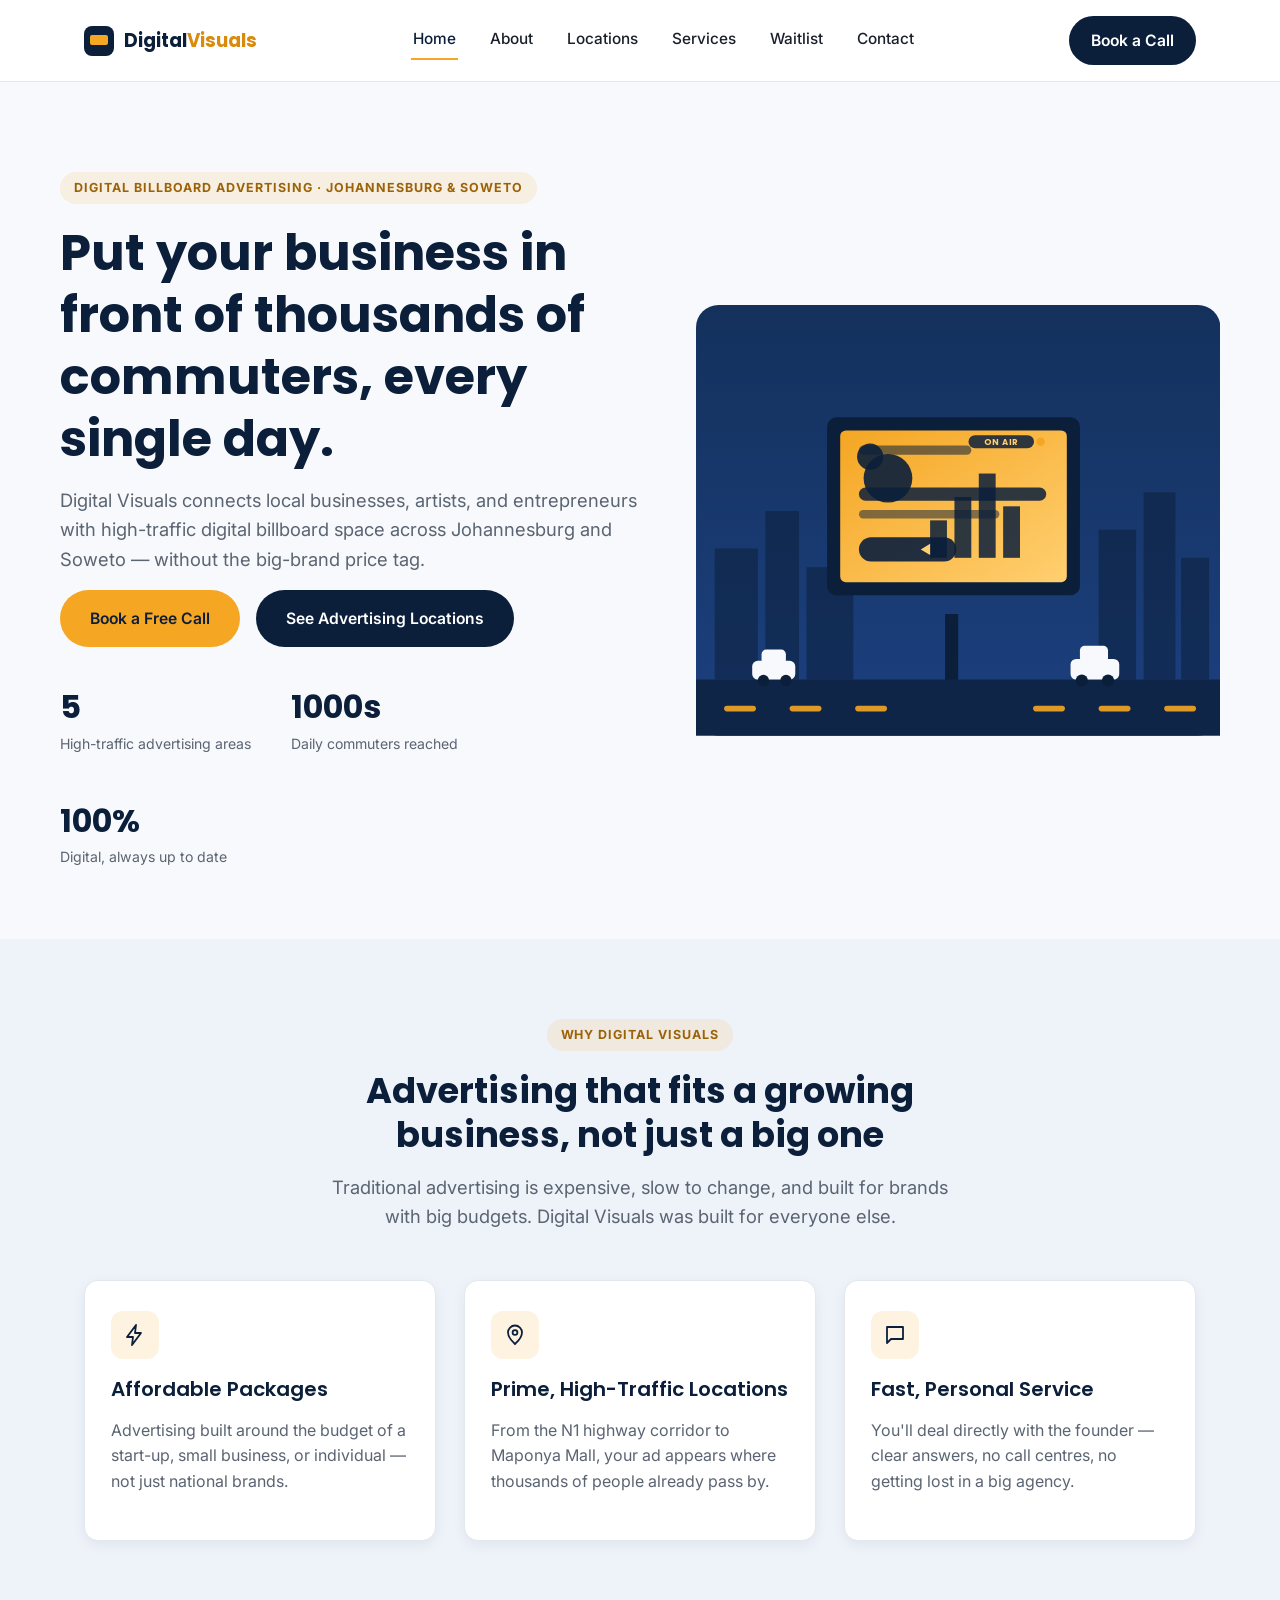
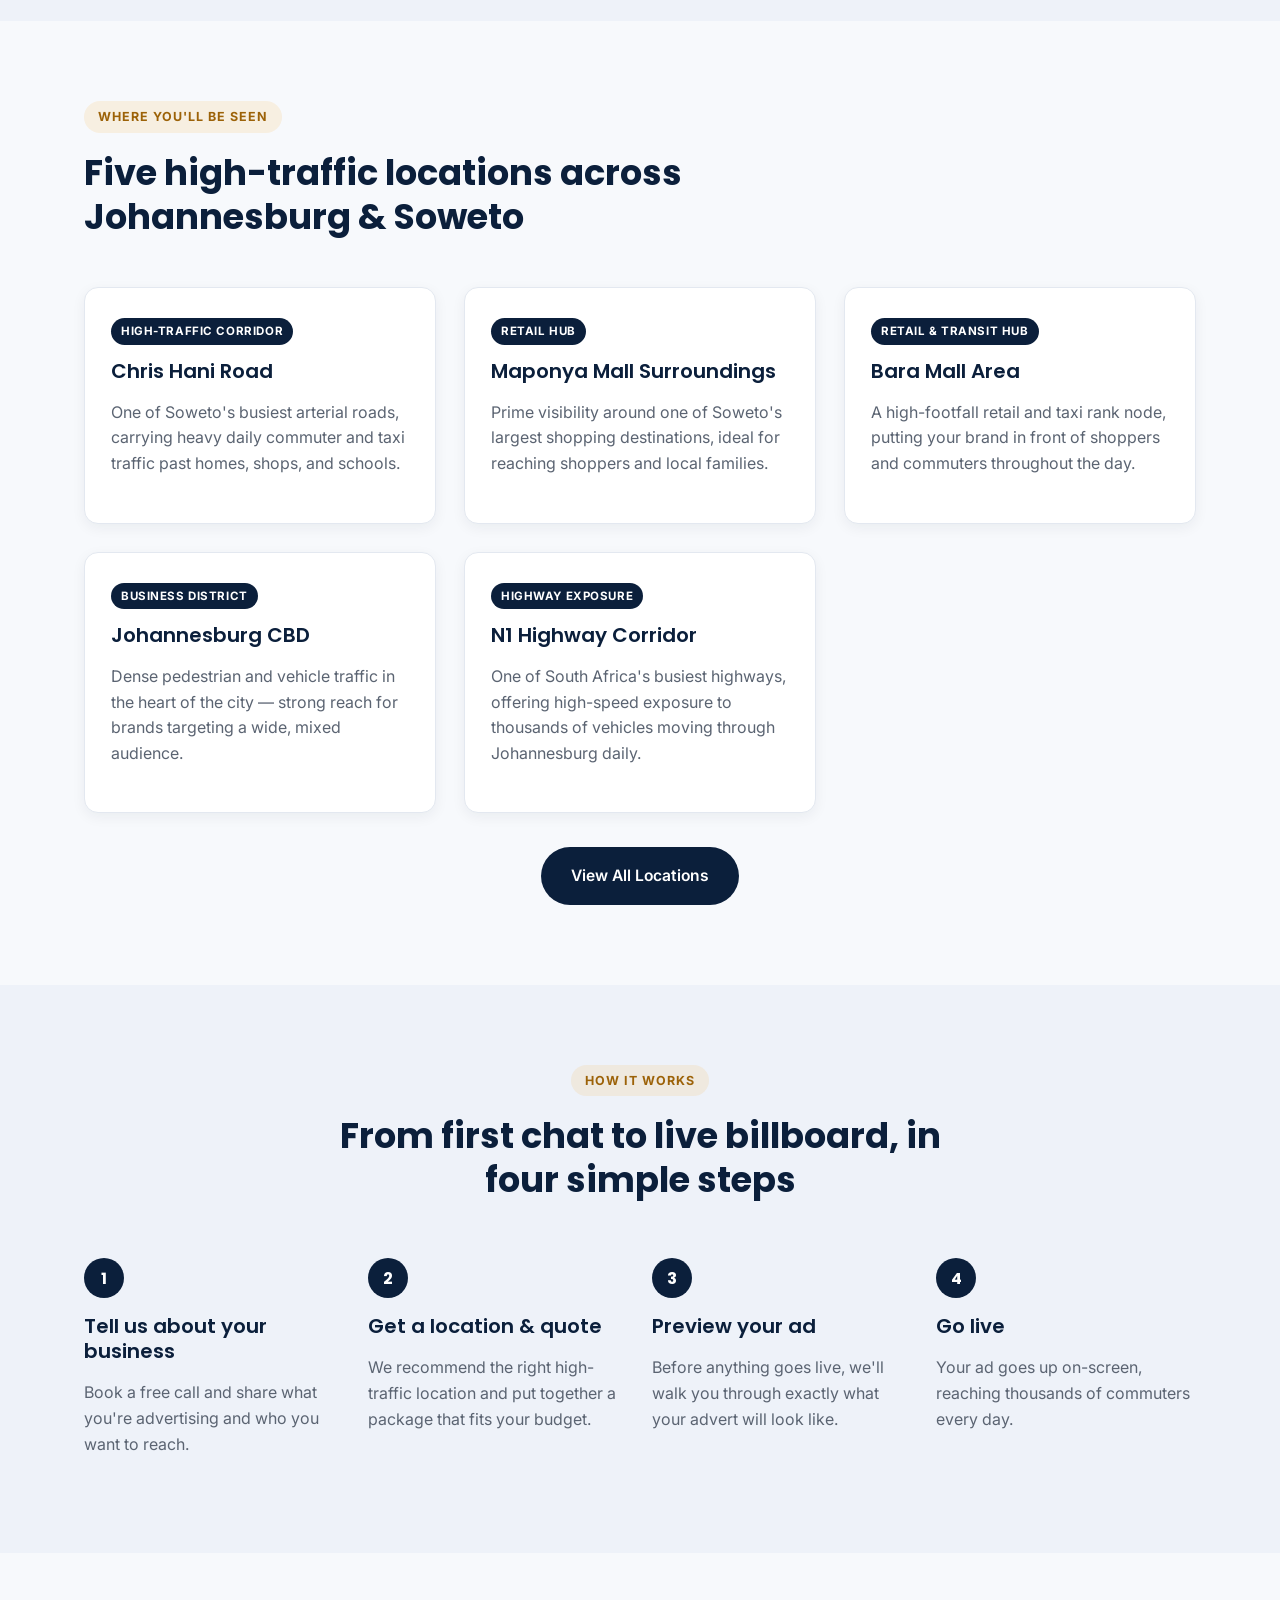
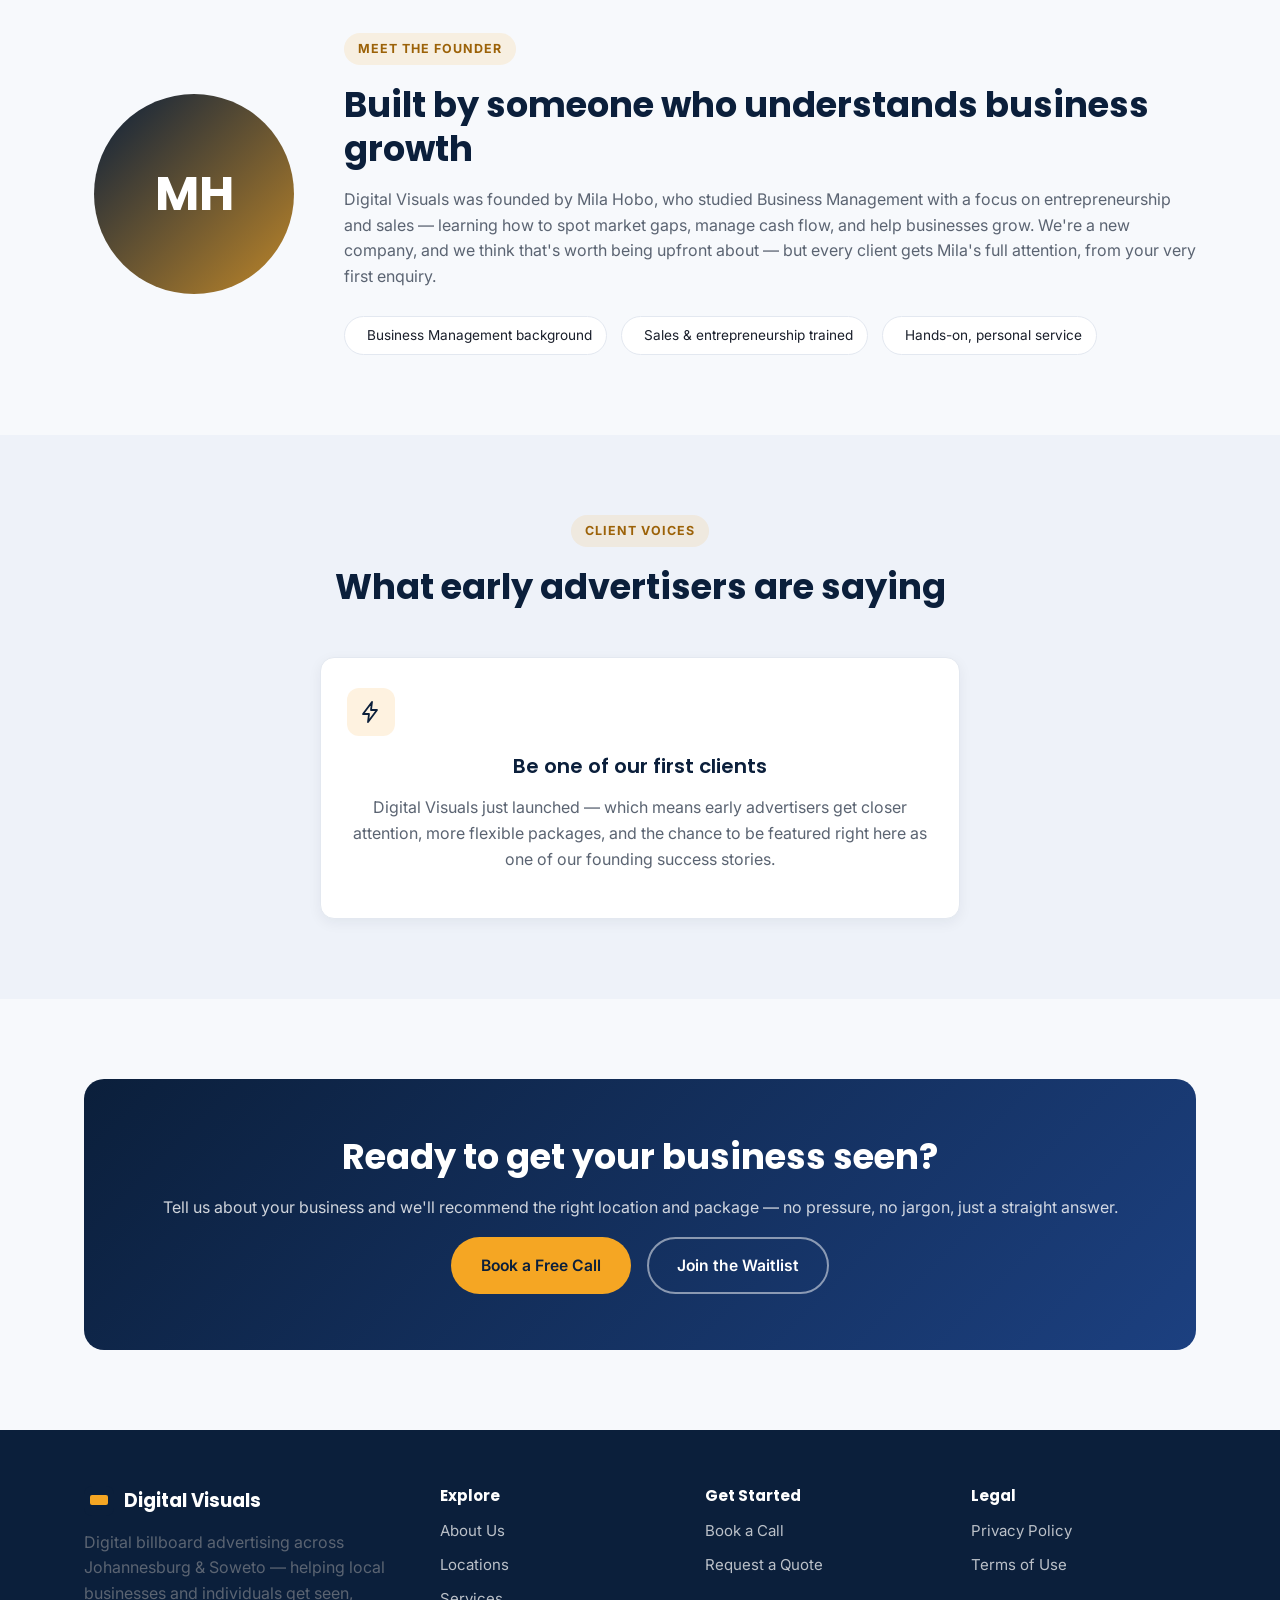
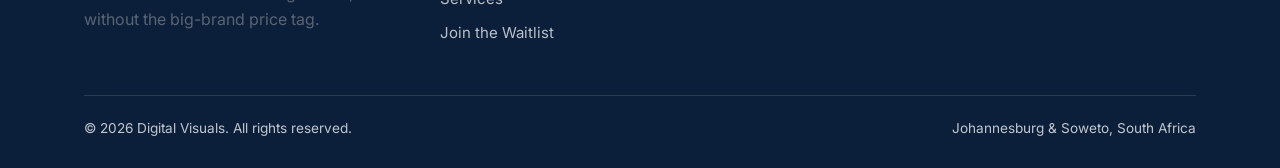
<file: index.html>
<!DOCTYPE html>
<html lang="en">
<head>
<meta charset="UTF-8" />
<meta name="viewport" content="width=device-width, initial-scale=1.0" />
<title>Digital Visuals | Digital Billboard Advertising in Johannesburg & Soweto</title>
<meta name="description" content="Digital Visuals connects local businesses, artists, and entrepreneurs with high-traffic digital billboard advertising across Johannesburg and Soweto — at prices that make sense for a business just starting out." />
<link rel="canonical" href="https://digital-visuals-jhb.netlify.app/index.html" />
<meta name="theme-color" content="#0b1f3b" />
<meta property="og:title" content="Digital Visuals | Digital Billboard Advertising in Johannesburg & Soweto" />
<meta property="og:description" content="Digital Visuals connects local businesses, artists, and entrepreneurs with high-traffic digital billboard advertising across Johannesburg and Soweto — at prices that make sense for a business just starting out." />
<meta property="og:type" content="website" />
<meta property="og:url" content="https://digital-visuals-jhb.netlify.app/index.html" />
<meta property="og:image" content="https://digital-visuals-jhb.netlify.app/assets/og-image.png" />
<meta name="twitter:card" content="summary_large_image" />
<meta name="twitter:title" content="Digital Visuals | Digital Billboard Advertising in Johannesburg & Soweto" />
<meta name="twitter:description" content="Digital Visuals connects local businesses, artists, and entrepreneurs with high-traffic digital billboard advertising across Johannesburg and Soweto — at prices that make sense for a business just starting out." />
<meta name="twitter:image" content="https://digital-visuals-jhb.netlify.app/assets/og-image.png" />
<link rel="preconnect" href="https://fonts.googleapis.com">
<link rel="preconnect" href="https://fonts.gstatic.com" crossorigin>
<link href="https://fonts.googleapis.com/css2?family=Inter:wght@400;500;600;700&family=Poppins:wght@600;700&display=swap" rel="stylesheet">
<link rel="stylesheet" href="assets/style.css" />
<link rel="icon" type="image/png" sizes="32x32" href="assets/favicon-32x32.png" />
<link rel="icon" type="image/png" sizes="16x16" href="assets/favicon-16x16.png" />
<link rel="apple-touch-icon" sizes="180x180" href="assets/apple-touch-icon.png" />
<link rel="manifest" href="assets/site.webmanifest" />
<script type="application/ld+json">{"@context":"https://schema.org","@type":"AdvertisingAgency","name":"Digital Visuals","description":"Digital billboard advertising across Johannesburg and Soweto, connecting local businesses and individuals with high-traffic advertising locations.","url":"https://digital-visuals-jhb.netlify.app","image":"https://digital-visuals-jhb.netlify.app/assets/og-image.png","areaServed":[{"@type":"City","name":"Johannesburg"},{"@type":"City","name":"Soweto"}],"address":{"@type":"PostalAddress","addressLocality":"Johannesburg","addressRegion":"Gauteng","addressCountry":"ZA"}}</script>
</head>
<body>

<a href="#main" class="skip-link">Skip to content</a>
<header class="site-header">
  <div class="nav-wrap">
    <a href="index.html" class="logo"><svg width="30" height="30" viewBox="0 0 30 30" fill="none" aria-hidden="true" focusable="false"><rect width="30" height="30" rx="8" fill="#0b1f3b"/><rect x="6" y="9" width="18" height="10" rx="2" fill="#f5a623"/><rect x="12" y="21" width="6" height="2.4" rx="1.2" fill="#0b1f3b"/></svg><span class="logo-word">Digital<span>Visuals</span></span></a>
    <nav class="main-nav" id="primary-nav" aria-label="Primary">
      <a href="index.html" class="active" aria-current="page">Home</a>
<a href="about.html">About</a>
<a href="locations.html">Locations</a>
<a href="services.html">Services</a>
<a href="reserve.html">Waitlist</a>
<a href="contact.html">Contact</a>
      <a href="contact.html" class="btn btn-primary nav-mobile-cta">Book a Call</a>
    </nav>
    <div class="nav-cta">
      <a href="contact.html" class="btn btn-navy btn-primary-desktop" style="padding:10px 20px;">Book a Call</a>
      <button class="nav-toggle" type="button" aria-label="Toggle menu" aria-expanded="false" aria-controls="primary-nav"><span></span><span></span><span></span></button>
    </div>
  </div>
</header>
<div class="nav-backdrop" hidden></div>
<main id="main">

<section class="hero container">
  <div>
    <span class="eyebrow">Digital Billboard Advertising · Johannesburg &amp; Soweto</span>
    <h1>Put your business in front of thousands of commuters, every single day.</h1>
    <p class="lead">Digital Visuals connects local businesses, artists, and entrepreneurs with high-traffic digital billboard space across Johannesburg and Soweto — without the big-brand price tag.</p>
    <div class="btn-row">
      <a href="contact.html" class="btn btn-primary">Book a Free Call</a>
      <a href="locations.html" class="btn btn-navy">See Advertising Locations</a>
    </div>
    <div class="stat-row">
      <div class="stat"><div class="num" data-count-to="5">5</div><div class="label">High-traffic advertising areas</div></div>
      <div class="stat"><div class="num" data-count-to="1000" data-suffix="s">1000s</div><div class="label">Daily commuters reached</div></div>
      <div class="stat"><div class="num" data-count-to="100" data-suffix="%">100%</div><div class="label">Digital, always up to date</div></div>
    </div>
  </div>
  <div class="hero-art">
<svg viewBox="0 0 560 460" xmlns="http://www.w3.org/2000/svg" role="img" aria-label="Illustration of a digital billboard beside a city road">
  <defs>
    <linearGradient id="sky" x1="0" y1="0" x2="0" y2="1">
      <stop offset="0%" stop-color="#14315c"/>
      <stop offset="100%" stop-color="#1c4080"/>
    </linearGradient>
    <linearGradient id="screen" x1="0" y1="0" x2="1" y2="1">
      <stop offset="0%" stop-color="#f5a623"/>
      <stop offset="100%" stop-color="#ffcf70"/>
    </linearGradient>
  </defs>
  <rect x="0" y="0" width="560" height="460" rx="24" fill="url(#sky)"/>
  <!-- skyline -->
  <g opacity="0.55" fill="#0b1f3b">
    <rect x="20" y="260" width="46" height="140"/>
    <rect x="74" y="220" width="36" height="180"/>
    <rect x="118" y="280" width="50" height="120"/>
    <rect x="430" y="240" width="40" height="160"/>
    <rect x="478" y="200" width="34" height="200"/>
    <rect x="518" y="270" width="30" height="130"/>
  </g>
  <!-- billboard pole -->
  <rect x="266" y="330" width="14" height="90" fill="#0b1f3b"/>
  <rect x="235" y="410" width="90" height="14" rx="4" fill="#0b1f3b"/>
  <!-- billboard frame -->
  <rect x="140" y="120" width="270" height="190" rx="10" fill="#0b1f3b"/>
  <rect x="154" y="134" width="242" height="162" rx="6" fill="url(#screen)"/>
  <!-- billboard content: two ad creatives cross-fade, like a real digital billboard rotating campaigns -->
  <g class="billboard-slide billboard-slide-a">
    <circle cx="205" cy="185" r="26" fill="#0b1f3b" opacity="0.9"/>
    <rect x="250" y="230" width="18" height="40" fill="#0b1f3b" opacity="0.85"/>
    <rect x="276" y="205" width="18" height="65" fill="#0b1f3b" opacity="0.85"/>
    <rect x="302" y="180" width="18" height="90" fill="#0b1f3b" opacity="0.85"/>
    <rect x="328" y="215" width="18" height="55" fill="#0b1f3b" opacity="0.85"/>
    <rect x="174" y="150" width="120" height="10" rx="5" fill="#0b1f3b" opacity="0.55"/>
  </g>
  <g class="billboard-slide billboard-slide-b" aria-hidden="true">
    <circle cx="186" cy="162" r="14" fill="#0b1f3b" opacity="0.9"/>
    <rect x="174" y="195" width="200" height="14" rx="7" fill="#0b1f3b" opacity="0.85"/>
    <rect x="174" y="219" width="150" height="9" rx="4.5" fill="#0b1f3b" opacity="0.5"/>
    <rect x="174" y="248" width="104" height="26" rx="13" fill="#0b1f3b" opacity="0.9"/>
    <path d="M240 261l10-6v12l-10-6Z" fill="#ffcf70"/>
  </g>
  <!-- on-air indicator: reinforces "100% digital, always up to date" -->
  <g class="billboard-live">
    <circle cx="368" cy="146" r="4.5" fill="#f5a623"/>
    <rect x="291" y="139" width="70" height="14" rx="7" fill="#0b1f3b" opacity="0.85"/>
    <text x="326" y="149" text-anchor="middle" font-family="Poppins, Inter, sans-serif" font-size="9" font-weight="700" letter-spacing="0.06em" fill="#ffcf70">ON AIR</text>
  </g>
  <!-- road -->
  <rect x="0" y="400" width="560" height="60" fill="#0e2547"/>
  <g fill="#f5a623" opacity="0.9">
    <rect x="30" y="428" width="34" height="6" rx="3"/>
    <rect x="100" y="428" width="34" height="6" rx="3"/>
    <rect x="170" y="428" width="34" height="6" rx="3"/>
    <rect x="360" y="428" width="34" height="6" rx="3"/>
    <rect x="430" y="428" width="34" height="6" rx="3"/>
    <rect x="500" y="428" width="34" height="6" rx="3"/>
  </g>
  <!-- cars -->
  <g fill="#f7f9fc">
    <rect x="60" y="380" width="46" height="20" rx="6"/>
    <rect x="70" y="368" width="26" height="16" rx="5"/>
    <circle cx="72" cy="401" r="6" fill="#0b1f3b"/>
    <circle cx="96" cy="401" r="6" fill="#0b1f3b"/>
  </g>
  <g fill="#f7f9fc">
    <rect x="400" y="378" width="52" height="22" rx="6"/>
    <rect x="410" y="364" width="30" height="18" rx="5"/>
    <circle cx="412" cy="401" r="6.5" fill="#0b1f3b"/>
    <circle cx="440" cy="401" r="6.5" fill="#0b1f3b"/>
  </g>
</svg></div>
</section>

<section class="section section-alt">
  <div class="container">
    <div class="section-head">
      <span class="eyebrow">Why Digital Visuals</span>
      <h2>Advertising that fits a growing business, not just a big one</h2>
      <p class="lead" style="margin:0 auto;">Traditional advertising is expensive, slow to change, and built for brands with big budgets. Digital Visuals was built for everyone else.</p>
    </div>
    <div class="grid grid-3">
      <div class="card">
        <div class="icon-badge" aria-hidden="true"><svg viewBox="0 0 24 24" fill="none" stroke="#0b1f3b" stroke-width="1.8"><path d="M13 2 4 14h6l-1 8 9-12h-6l1-8Z" stroke-linejoin="round"/></svg></div>
        <h3>Affordable Packages</h3>
        <p>Advertising built around the budget of a start-up, small business, or individual — not just national brands.</p>
      </div>
      <div class="card">
        <div class="icon-badge" aria-hidden="true"><svg viewBox="0 0 24 24" fill="none" stroke="#0b1f3b" stroke-width="1.8"><path d="M12 21s-7-6.2-7-11.5A7 7 0 0 1 19 9.5C19 14.8 12 21 12 21Z"/><circle cx="12" cy="9.5" r="2.4"/></svg></div>
        <h3>Prime, High-Traffic Locations</h3>
        <p>From the N1 highway corridor to Maponya Mall, your ad appears where thousands of people already pass by.</p>
      </div>
      <div class="card">
        <div class="icon-badge" aria-hidden="true"><svg viewBox="0 0 24 24" fill="none" stroke="#0b1f3b" stroke-width="1.8"><path d="M4 4h16v12H8l-4 4V4Z" stroke-linejoin="round"/></svg></div>
        <h3>Fast, Personal Service</h3>
        <p>You'll deal directly with the founder — clear answers, no call centres, no getting lost in a big agency.</p>
      </div>
    </div>
  </div>
</section>

<section class="section">
  <div class="container">
    <div class="section-head left">
      <span class="eyebrow">Where You'll Be Seen</span>
      <h2>Five high-traffic locations across Johannesburg &amp; Soweto</h2>
    </div>
    <div class="grid grid-3">
    <div class="card location-card">
        <span class="tag">High-Traffic Corridor</span>
        <h3>Chris Hani Road</h3>
        <p>One of Soweto's busiest arterial roads, carrying heavy daily commuter and taxi traffic past homes, shops, and schools.</p>
        
      </div>
<div class="card location-card">
        <span class="tag">Retail Hub</span>
        <h3>Maponya Mall Surroundings</h3>
        <p>Prime visibility around one of Soweto's largest shopping destinations, ideal for reaching shoppers and local families.</p>
        
      </div>
<div class="card location-card">
        <span class="tag">Retail & Transit Hub</span>
        <h3>Bara Mall Area</h3>
        <p>A high-footfall retail and taxi rank node, putting your brand in front of shoppers and commuters throughout the day.</p>
        
      </div>
<div class="card location-card">
        <span class="tag">Business District</span>
        <h3>Johannesburg CBD</h3>
        <p>Dense pedestrian and vehicle traffic in the heart of the city — strong reach for brands targeting a wide, mixed audience.</p>
        
      </div>
<div class="card location-card">
        <span class="tag">Highway Exposure</span>
        <h3>N1 Highway Corridor</h3>
        <p>One of South Africa's busiest highways, offering high-speed exposure to thousands of vehicles moving through Johannesburg daily.</p>
        
      </div>
  </div>
    <div style="text-align:center;margin-top:34px;">
      <a href="locations.html" class="btn btn-navy">View All Locations</a>
    </div>
  </div>
</section>

<section class="section section-alt">
  <div class="container">
    <div class="section-head">
      <span class="eyebrow">How It Works</span>
      <h2>From first chat to live billboard, in four simple steps</h2>
    </div>
    <div class="steps">
      <div class="step"><div class="step-num"></div><h3>Tell us about your business</h3><p>Book a free call and share what you're advertising and who you want to reach.</p></div>
      <div class="step"><div class="step-num"></div><h3>Get a location &amp; quote</h3><p>We recommend the right high-traffic location and put together a package that fits your budget.</p></div>
      <div class="step"><div class="step-num"></div><h3>Preview your ad</h3><p>Before anything goes live, we'll walk you through exactly what your advert will look like.</p></div>
      <div class="step"><div class="step-num"></div><h3>Go live</h3><p>Your ad goes up on-screen, reaching thousands of commuters every day.</p></div>
    </div>
  </div>
</section>

<section class="section">
  <div class="container">
    <div class="founder-block">
      <div class="founder-avatar">MH</div>
      <div>
        <span class="eyebrow">Meet the Founder</span>
        <h2>Built by someone who understands business growth</h2>
        <p>Digital Visuals was founded by Mila Hobo, who studied Business Management with a focus on entrepreneurship and sales — learning how to spot market gaps, manage cash flow, and help businesses grow. We're a new company, and we think that's worth being upfront about — but every client gets Mila's full attention, from your very first enquiry.</p>
        <div class="badge-list">
          <div class="badge-item"><div class="icon-badge" aria-hidden="true"><svg viewBox="0 0 24 24" fill="none" stroke="#0b1f3b" stroke-width="1.8"><path d="M12 3l7 3v5c0 5-3.2 8.4-7 10-3.8-1.6-7-5-7-10V6l7-3Z" stroke-linejoin="round"/><path d="M9 12l2 2 4-4.5"/></svg></div> Business Management background</div>
          <div class="badge-item"><div class="icon-badge" aria-hidden="true"><svg viewBox="0 0 24 24" fill="none" stroke="#0b1f3b" stroke-width="1.8"><circle cx="9" cy="8" r="3.2"/><path d="M2.5 20c0-3.6 2.9-6 6.5-6s6.5 2.4 6.5 6"/><circle cx="17" cy="8.5" r="2.6"/><path d="M15.7 14.3c2.9.4 4.8 2.6 4.8 5.7"/></svg></div> Sales &amp; entrepreneurship trained</div>
          <div class="badge-item"><div class="icon-badge" aria-hidden="true"><svg viewBox="0 0 24 24" fill="none" stroke="#0b1f3b" stroke-width="1.8"><path d="M20 6 9 17l-5-5"/></svg></div> Hands-on, personal service</div>
        </div>
      </div>
    </div>
  </div>
</section>

<section class="section section-alt">
  <div class="container">
    <div class="section-head">
      <span class="eyebrow">Client Voices</span>
      <h2>What early advertisers are saying</h2>
    </div>
    
<div class="card" style="max-width:640px;margin:0 auto;text-align:center;">
  <div class="icon-badge" aria-hidden="true"><svg viewBox="0 0 24 24" fill="none" stroke="#0b1f3b" stroke-width="1.8"><path d="M13 2 4 14h6l-1 8 9-12h-6l1-8Z" stroke-linejoin="round"/></svg></div>
  <h3>Be one of our first clients</h3>
  <p>Digital Visuals just launched — which means early advertisers get closer attention, more flexible packages, and the chance to be featured right here as one of our founding success stories.</p>
</div>
  </div>
</section>


<section class="section">
  <div class="container">
    <div class="cta-banner">
      <h2>Ready to get your business seen?</h2>
      <p>Tell us about your business and we'll recommend the right location and package — no pressure, no jargon, just a straight answer.</p>
      <div class="btn-row" style="justify-content:center;">
        <a href="contact.html" class="btn btn-primary">Book a Free Call</a>
        <a href="reserve.html" class="btn btn-outline">Join the Waitlist</a>
      </div>
    </div>
  </div>
</section>

</main>

<footer class="site-footer">
  <div class="container">
    <div class="footer-grid">
      <div>
        <a href="index.html" class="logo"><svg width="30" height="30" viewBox="0 0 30 30" fill="none" aria-hidden="true" focusable="false"><rect width="30" height="30" rx="8" fill="#0b1f3b"/><rect x="6" y="9" width="18" height="10" rx="2" fill="#f5a623"/><rect x="12" y="21" width="6" height="2.4" rx="1.2" fill="#0b1f3b"/></svg><span class="logo-word">Digital Visuals</span></a>
        <p style="margin-top:14px;max-width:320px;">Digital billboard advertising across Johannesburg &amp; Soweto — helping local businesses and individuals get seen, without the big-brand price tag.</p>
      </div>
      <div>
        <h4>Explore</h4>
        <a href="about.html">About Us</a>
        <a href="locations.html">Locations</a>
        <a href="services.html">Services</a>
        <a href="reserve.html">Join the Waitlist</a>
      </div>
      <div>
        <h4>Get Started</h4>
        <a href="contact.html">Book a Call</a>
        <a href="contact.html">Request a Quote</a>
      </div>
      <div>
        <h4>Legal</h4>
        <a href="privacy.html">Privacy Policy</a>
        <a href="terms.html">Terms of Use</a>
      </div>
    </div>
    <div class="footer-bottom">
      <span>&copy; <span id="year"></span> Digital Visuals. All rights reserved.</span>
      <span>Johannesburg &amp; Soweto, South Africa</span>
    </div>
  </div>
</footer>
<script>document.getElementById('year').textContent = new Date().getFullYear();</script>
<script src="assets/main.js"></script>
</body>
</html>
</file>
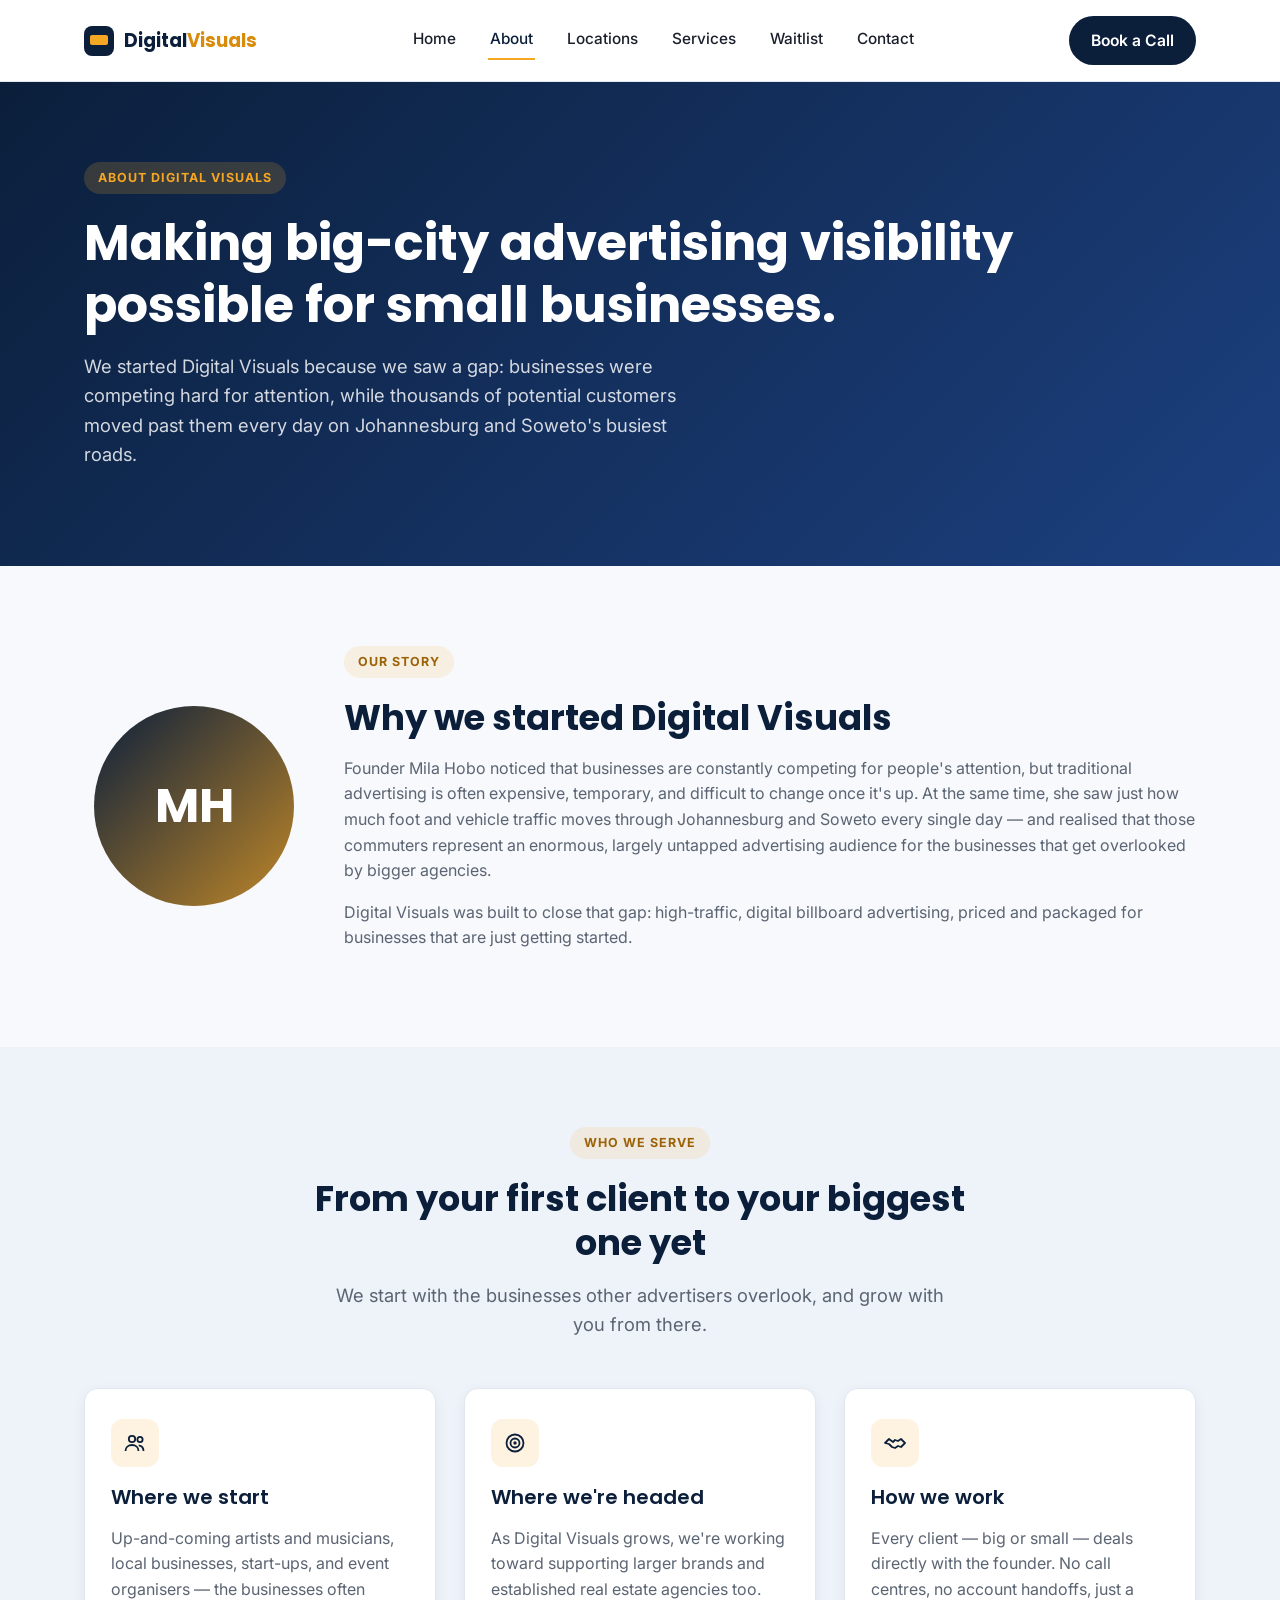
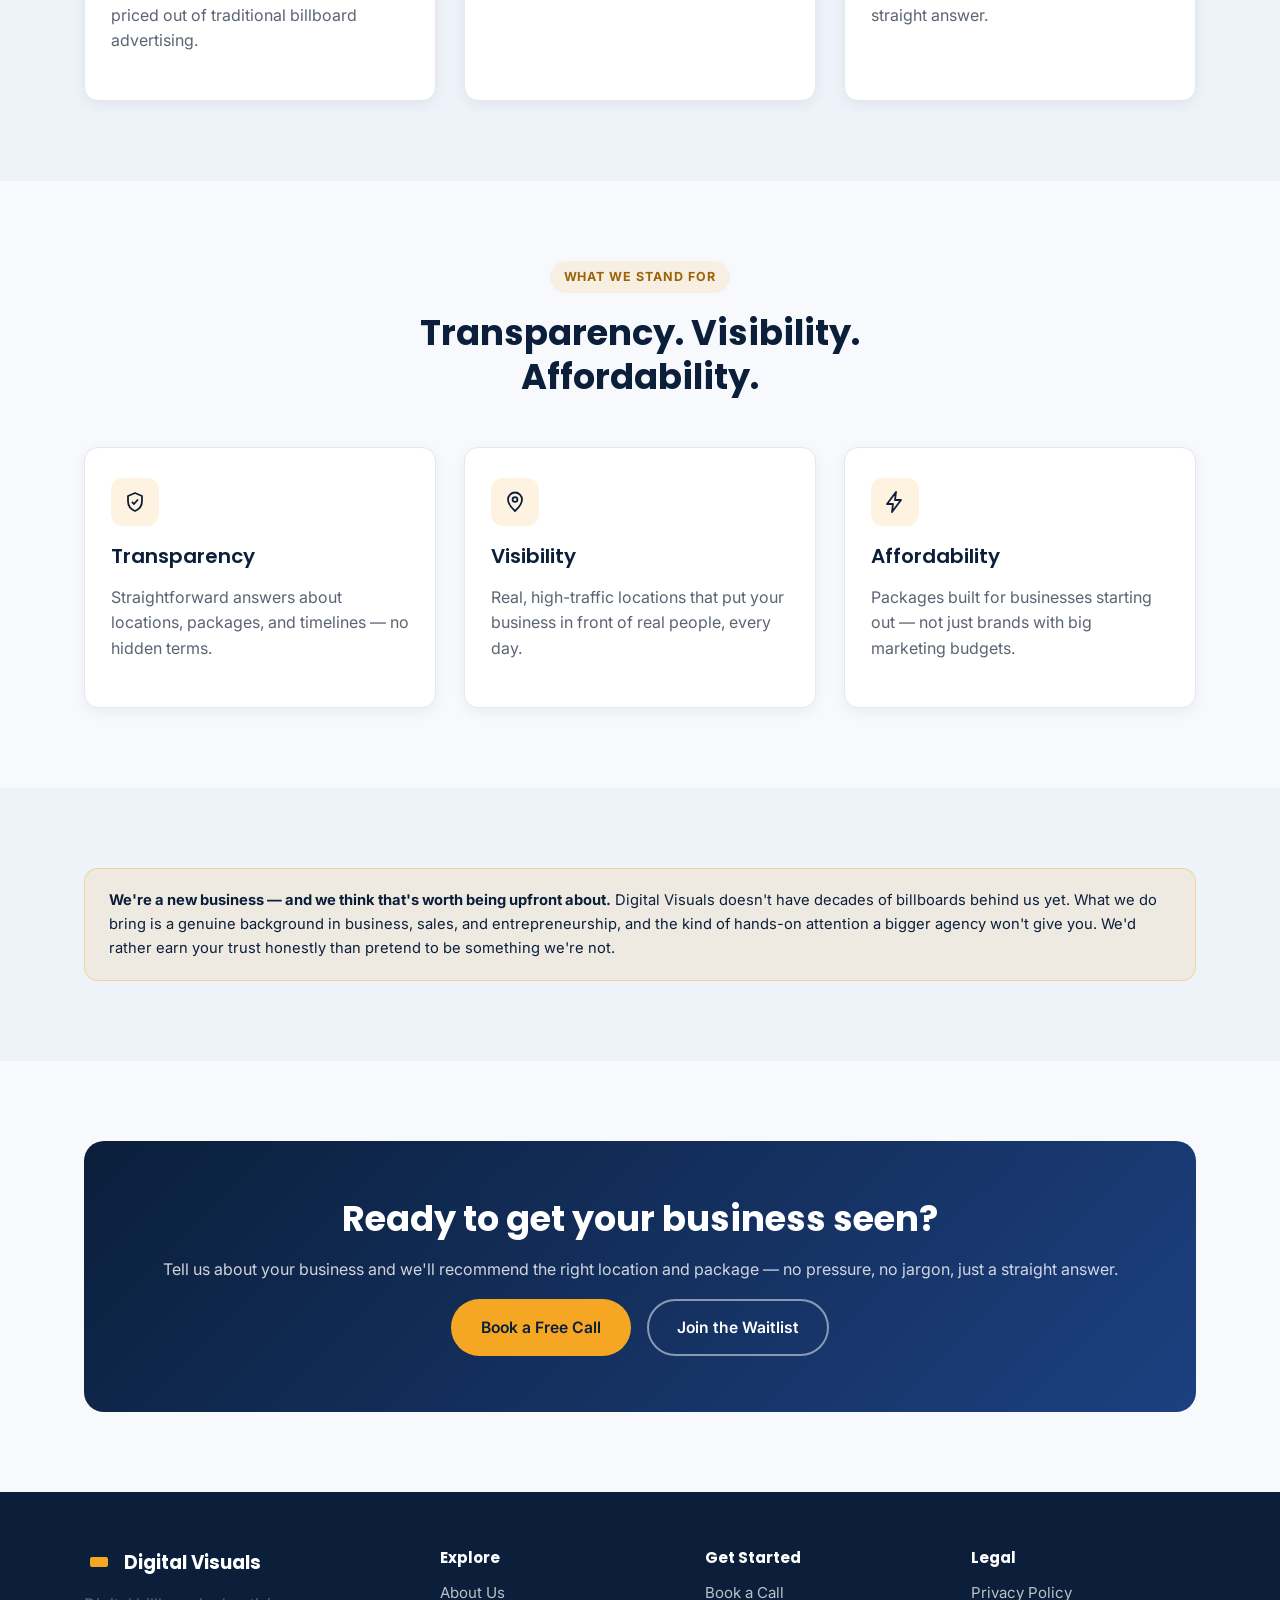
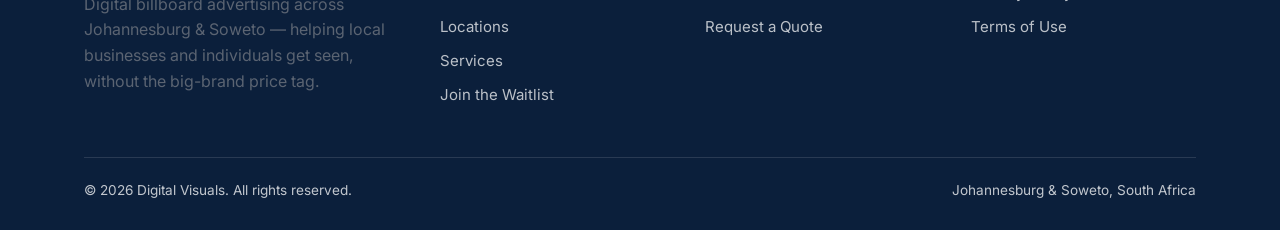
<file: about.html>
<!DOCTYPE html>
<html lang="en">
<head>
<meta charset="UTF-8" />
<meta name="viewport" content="width=device-width, initial-scale=1.0" />
<title>About Us | Digital Visuals</title>
<meta name="description" content="Meet Digital Visuals — a new digital billboard advertising business built to make high-traffic advertising visibility affordable and accessible for local businesses in Johannesburg and Soweto." />
<link rel="canonical" href="https://digital-visuals-jhb.netlify.app/about.html" />
<meta name="theme-color" content="#0b1f3b" />
<meta property="og:title" content="About Us | Digital Visuals" />
<meta property="og:description" content="Meet Digital Visuals — a new digital billboard advertising business built to make high-traffic advertising visibility affordable and accessible for local businesses in Johannesburg and Soweto." />
<meta property="og:type" content="website" />
<meta property="og:url" content="https://digital-visuals-jhb.netlify.app/about.html" />
<meta property="og:image" content="https://digital-visuals-jhb.netlify.app/assets/og-image.png" />
<meta name="twitter:card" content="summary_large_image" />
<meta name="twitter:title" content="About Us | Digital Visuals" />
<meta name="twitter:description" content="Meet Digital Visuals — a new digital billboard advertising business built to make high-traffic advertising visibility affordable and accessible for local businesses in Johannesburg and Soweto." />
<meta name="twitter:image" content="https://digital-visuals-jhb.netlify.app/assets/og-image.png" />
<link rel="preconnect" href="https://fonts.googleapis.com">
<link rel="preconnect" href="https://fonts.gstatic.com" crossorigin>
<link href="https://fonts.googleapis.com/css2?family=Inter:wght@400;500;600;700&family=Poppins:wght@600;700&display=swap" rel="stylesheet">
<link rel="stylesheet" href="assets/style.css" />
<link rel="icon" type="image/png" sizes="32x32" href="assets/favicon-32x32.png" />
<link rel="icon" type="image/png" sizes="16x16" href="assets/favicon-16x16.png" />
<link rel="apple-touch-icon" sizes="180x180" href="assets/apple-touch-icon.png" />
<link rel="manifest" href="assets/site.webmanifest" />
<script type="application/ld+json">{"@context":"https://schema.org","@type":"AdvertisingAgency","name":"Digital Visuals","description":"Digital billboard advertising across Johannesburg and Soweto, connecting local businesses and individuals with high-traffic advertising locations.","url":"https://digital-visuals-jhb.netlify.app","image":"https://digital-visuals-jhb.netlify.app/assets/og-image.png","areaServed":[{"@type":"City","name":"Johannesburg"},{"@type":"City","name":"Soweto"}],"address":{"@type":"PostalAddress","addressLocality":"Johannesburg","addressRegion":"Gauteng","addressCountry":"ZA"}}</script>
</head>
<body>

<a href="#main" class="skip-link">Skip to content</a>
<header class="site-header">
  <div class="nav-wrap">
    <a href="index.html" class="logo"><svg width="30" height="30" viewBox="0 0 30 30" fill="none" aria-hidden="true" focusable="false"><rect width="30" height="30" rx="8" fill="#0b1f3b"/><rect x="6" y="9" width="18" height="10" rx="2" fill="#f5a623"/><rect x="12" y="21" width="6" height="2.4" rx="1.2" fill="#0b1f3b"/></svg><span class="logo-word">Digital<span>Visuals</span></span></a>
    <nav class="main-nav" id="primary-nav" aria-label="Primary">
      <a href="index.html">Home</a>
<a href="about.html" class="active" aria-current="page">About</a>
<a href="locations.html">Locations</a>
<a href="services.html">Services</a>
<a href="reserve.html">Waitlist</a>
<a href="contact.html">Contact</a>
      <a href="contact.html" class="btn btn-primary nav-mobile-cta">Book a Call</a>
    </nav>
    <div class="nav-cta">
      <a href="contact.html" class="btn btn-navy btn-primary-desktop" style="padding:10px 20px;">Book a Call</a>
      <button class="nav-toggle" type="button" aria-label="Toggle menu" aria-expanded="false" aria-controls="primary-nav"><span></span><span></span><span></span></button>
    </div>
  </div>
</header>
<div class="nav-backdrop" hidden></div>
<main id="main">

<section class="section section-navy">
  <div class="container">
    <span class="eyebrow">About Digital Visuals</span>
    <h1>Making big-city advertising visibility possible for small businesses.</h1>
    <p class="lead">We started Digital Visuals because we saw a gap: businesses were competing hard for attention, while thousands of potential customers moved past them every day on Johannesburg and Soweto's busiest roads.</p>
  </div>
</section>

<section class="section">
  <div class="container">
    <div class="founder-block">
      <div class="founder-avatar">MH</div>
      <div>
        <span class="eyebrow">Our Story</span>
        <h2>Why we started Digital Visuals</h2>
        <p>Founder Mila Hobo noticed that businesses are constantly competing for people's attention, but traditional advertising is often expensive, temporary, and difficult to change once it's up. At the same time, she saw just how much foot and vehicle traffic moves through Johannesburg and Soweto every single day — and realised that those commuters represent an enormous, largely untapped advertising audience for the businesses that get overlooked by bigger agencies.</p>
        <p>Digital Visuals was built to close that gap: high-traffic, digital billboard advertising, priced and packaged for businesses that are just getting started.</p>
      </div>
    </div>
  </div>
</section>

<section class="section section-alt">
  <div class="container">
    <div class="section-head">
      <span class="eyebrow">Who We Serve</span>
      <h2>From your first client to your biggest one yet</h2>
      <p class="lead" style="margin:0 auto;">We start with the businesses other advertisers overlook, and grow with you from there.</p>
    </div>
    <div class="grid grid-3">
      <div class="card">
        <div class="icon-badge" aria-hidden="true"><svg viewBox="0 0 24 24" fill="none" stroke="#0b1f3b" stroke-width="1.8"><circle cx="9" cy="8" r="3.2"/><path d="M2.5 20c0-3.6 2.9-6 6.5-6s6.5 2.4 6.5 6"/><circle cx="17" cy="8.5" r="2.6"/><path d="M15.7 14.3c2.9.4 4.8 2.6 4.8 5.7"/></svg></div>
        <h3>Where we start</h3>
        <p>Up-and-coming artists and musicians, local businesses, start-ups, and event organisers — the businesses often priced out of traditional billboard advertising.</p>
      </div>
      <div class="card">
        <div class="icon-badge" aria-hidden="true"><svg viewBox="0 0 24 24" fill="none" stroke="#0b1f3b" stroke-width="1.8"><circle cx="12" cy="12" r="8.5"/><circle cx="12" cy="12" r="4.5"/><circle cx="12" cy="12" r="0.8" fill="#0b1f3b"/></svg></div>
        <h3>Where we're headed</h3>
        <p>As Digital Visuals grows, we're working toward supporting larger brands and established real estate agencies too.</p>
      </div>
      <div class="card">
        <div class="icon-badge" aria-hidden="true"><svg viewBox="0 0 24 24" fill="none" stroke="#0b1f3b" stroke-width="1.8"><path d="M2 12l4-4 4 3 2-2 3 1 3-2 4 4-4 4-3-1-3 2-3-1-3-3Z" stroke-linejoin="round" stroke-linecap="round"/></svg></div>
        <h3>How we work</h3>
        <p>Every client — big or small — deals directly with the founder. No call centres, no account handoffs, just a straight answer.</p>
      </div>
    </div>
  </div>
</section>

<section class="section">
  <div class="container">
    <div class="section-head">
      <span class="eyebrow">What We Stand For</span>
      <h2>Transparency. Visibility. Affordability.</h2>
    </div>
    <div class="grid grid-3">
      <div class="card">
        <div class="icon-badge" aria-hidden="true"><svg viewBox="0 0 24 24" fill="none" stroke="#0b1f3b" stroke-width="1.8"><path d="M12 3l7 3v5c0 5-3.2 8.4-7 10-3.8-1.6-7-5-7-10V6l7-3Z" stroke-linejoin="round"/><path d="M9 12l2 2 4-4.5"/></svg></div>
        <h3>Transparency</h3>
        <p>Straightforward answers about locations, packages, and timelines — no hidden terms.</p>
      </div>
      <div class="card">
        <div class="icon-badge" aria-hidden="true"><svg viewBox="0 0 24 24" fill="none" stroke="#0b1f3b" stroke-width="1.8"><path d="M12 21s-7-6.2-7-11.5A7 7 0 0 1 19 9.5C19 14.8 12 21 12 21Z"/><circle cx="12" cy="9.5" r="2.4"/></svg></div>
        <h3>Visibility</h3>
        <p>Real, high-traffic locations that put your business in front of real people, every day.</p>
      </div>
      <div class="card">
        <div class="icon-badge" aria-hidden="true"><svg viewBox="0 0 24 24" fill="none" stroke="#0b1f3b" stroke-width="1.8"><path d="M13 2 4 14h6l-1 8 9-12h-6l1-8Z" stroke-linejoin="round"/></svg></div>
        <h3>Affordability</h3>
        <p>Packages built for businesses starting out — not just brands with big marketing budgets.</p>
      </div>
    </div>
  </div>
</section>

<section class="section section-alt">
  <div class="container">
    <div class="note-box">
      <strong>We're a new business — and we think that's worth being upfront about.</strong> Digital Visuals doesn't have decades of billboards behind us yet. What we do bring is a genuine background in business, sales, and entrepreneurship, and the kind of hands-on attention a bigger agency won't give you. We'd rather earn your trust honestly than pretend to be something we're not.
    </div>
  </div>
</section>


<section class="section">
  <div class="container">
    <div class="cta-banner">
      <h2>Ready to get your business seen?</h2>
      <p>Tell us about your business and we'll recommend the right location and package — no pressure, no jargon, just a straight answer.</p>
      <div class="btn-row" style="justify-content:center;">
        <a href="contact.html" class="btn btn-primary">Book a Free Call</a>
        <a href="reserve.html" class="btn btn-outline">Join the Waitlist</a>
      </div>
    </div>
  </div>
</section>

</main>

<footer class="site-footer">
  <div class="container">
    <div class="footer-grid">
      <div>
        <a href="index.html" class="logo"><svg width="30" height="30" viewBox="0 0 30 30" fill="none" aria-hidden="true" focusable="false"><rect width="30" height="30" rx="8" fill="#0b1f3b"/><rect x="6" y="9" width="18" height="10" rx="2" fill="#f5a623"/><rect x="12" y="21" width="6" height="2.4" rx="1.2" fill="#0b1f3b"/></svg><span class="logo-word">Digital Visuals</span></a>
        <p style="margin-top:14px;max-width:320px;">Digital billboard advertising across Johannesburg &amp; Soweto — helping local businesses and individuals get seen, without the big-brand price tag.</p>
      </div>
      <div>
        <h4>Explore</h4>
        <a href="about.html">About Us</a>
        <a href="locations.html">Locations</a>
        <a href="services.html">Services</a>
        <a href="reserve.html">Join the Waitlist</a>
      </div>
      <div>
        <h4>Get Started</h4>
        <a href="contact.html">Book a Call</a>
        <a href="contact.html">Request a Quote</a>
      </div>
      <div>
        <h4>Legal</h4>
        <a href="privacy.html">Privacy Policy</a>
        <a href="terms.html">Terms of Use</a>
      </div>
    </div>
    <div class="footer-bottom">
      <span>&copy; <span id="year"></span> Digital Visuals. All rights reserved.</span>
      <span>Johannesburg &amp; Soweto, South Africa</span>
    </div>
  </div>
</footer>
<script>document.getElementById('year').textContent = new Date().getFullYear();</script>
<script src="assets/main.js"></script>
</body>
</html>
</file>
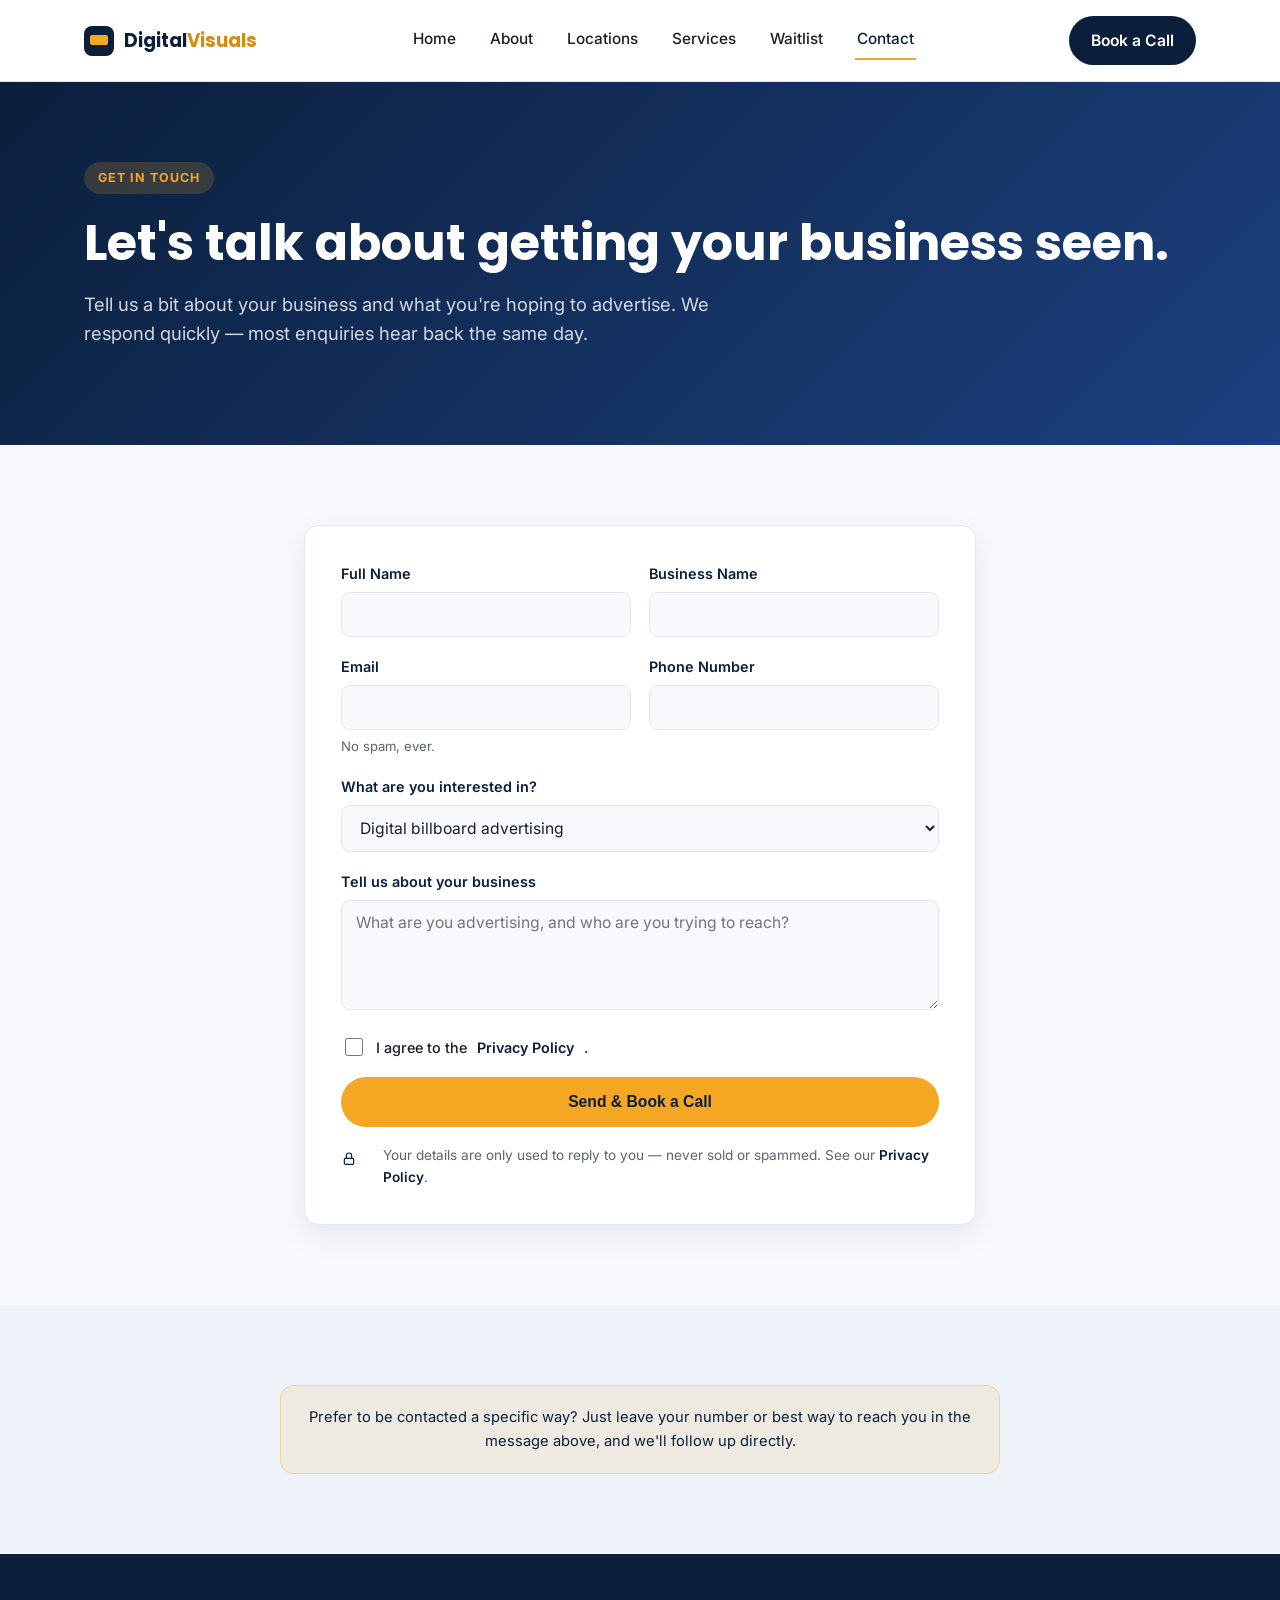
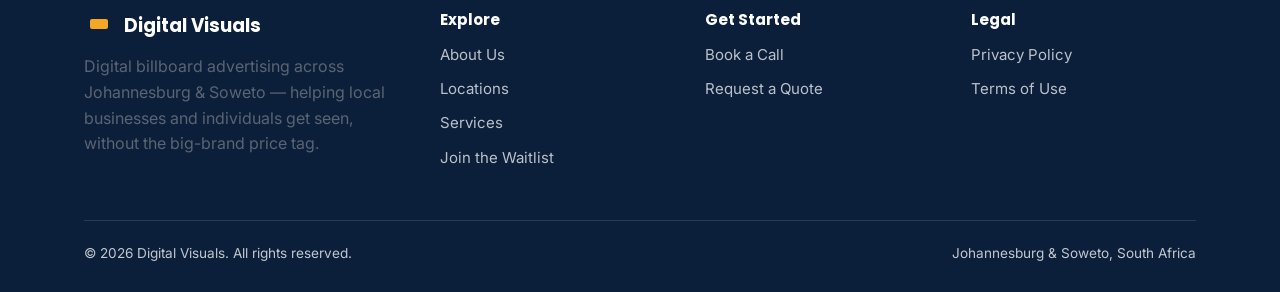
<file: contact.html>
<!DOCTYPE html>
<html lang="en">
<head>
<meta charset="UTF-8" />
<meta name="viewport" content="width=device-width, initial-scale=1.0" />
<title>Contact Us | Digital Visuals</title>
<meta name="description" content="Get in touch with Digital Visuals to book a call and get a quote for digital billboard advertising in Johannesburg and Soweto." />
<link rel="canonical" href="https://digital-visuals-jhb.netlify.app/contact.html" />
<meta name="theme-color" content="#0b1f3b" />
<meta property="og:title" content="Contact Us | Digital Visuals" />
<meta property="og:description" content="Get in touch with Digital Visuals to book a call and get a quote for digital billboard advertising in Johannesburg and Soweto." />
<meta property="og:type" content="website" />
<meta property="og:url" content="https://digital-visuals-jhb.netlify.app/contact.html" />
<meta property="og:image" content="https://digital-visuals-jhb.netlify.app/assets/og-image.png" />
<meta name="twitter:card" content="summary_large_image" />
<meta name="twitter:title" content="Contact Us | Digital Visuals" />
<meta name="twitter:description" content="Get in touch with Digital Visuals to book a call and get a quote for digital billboard advertising in Johannesburg and Soweto." />
<meta name="twitter:image" content="https://digital-visuals-jhb.netlify.app/assets/og-image.png" />
<link rel="preconnect" href="https://fonts.googleapis.com">
<link rel="preconnect" href="https://fonts.gstatic.com" crossorigin>
<link href="https://fonts.googleapis.com/css2?family=Inter:wght@400;500;600;700&family=Poppins:wght@600;700&display=swap" rel="stylesheet">
<link rel="stylesheet" href="assets/style.css" />
<link rel="icon" type="image/png" sizes="32x32" href="assets/favicon-32x32.png" />
<link rel="icon" type="image/png" sizes="16x16" href="assets/favicon-16x16.png" />
<link rel="apple-touch-icon" sizes="180x180" href="assets/apple-touch-icon.png" />
<link rel="manifest" href="assets/site.webmanifest" />
<script type="application/ld+json">{"@context":"https://schema.org","@type":"AdvertisingAgency","name":"Digital Visuals","description":"Digital billboard advertising across Johannesburg and Soweto, connecting local businesses and individuals with high-traffic advertising locations.","url":"https://digital-visuals-jhb.netlify.app","image":"https://digital-visuals-jhb.netlify.app/assets/og-image.png","areaServed":[{"@type":"City","name":"Johannesburg"},{"@type":"City","name":"Soweto"}],"address":{"@type":"PostalAddress","addressLocality":"Johannesburg","addressRegion":"Gauteng","addressCountry":"ZA"}}</script>
</head>
<body>

<a href="#main" class="skip-link">Skip to content</a>
<header class="site-header">
  <div class="nav-wrap">
    <a href="index.html" class="logo"><svg width="30" height="30" viewBox="0 0 30 30" fill="none" aria-hidden="true" focusable="false"><rect width="30" height="30" rx="8" fill="#0b1f3b"/><rect x="6" y="9" width="18" height="10" rx="2" fill="#f5a623"/><rect x="12" y="21" width="6" height="2.4" rx="1.2" fill="#0b1f3b"/></svg><span class="logo-word">Digital<span>Visuals</span></span></a>
    <nav class="main-nav" id="primary-nav" aria-label="Primary">
      <a href="index.html">Home</a>
<a href="about.html">About</a>
<a href="locations.html">Locations</a>
<a href="services.html">Services</a>
<a href="reserve.html">Waitlist</a>
<a href="contact.html" class="active" aria-current="page">Contact</a>
      <a href="contact.html" class="btn btn-primary nav-mobile-cta">Book a Call</a>
    </nav>
    <div class="nav-cta">
      <a href="contact.html" class="btn btn-navy btn-primary-desktop" style="padding:10px 20px;">Book a Call</a>
      <button class="nav-toggle" type="button" aria-label="Toggle menu" aria-expanded="false" aria-controls="primary-nav"><span></span><span></span><span></span></button>
    </div>
  </div>
</header>
<div class="nav-backdrop" hidden></div>
<main id="main">

<section class="section section-navy">
  <div class="container">
    <span class="eyebrow">Get In Touch</span>
    <h1>Let's talk about getting your business seen.</h1>
    <p class="lead">Tell us a bit about your business and what you're hoping to advertise. We respond quickly — most enquiries hear back the same day.</p>
  </div>
</section>

<section class="section">
  <div class="container" style="max-width:720px;">
    <div class="form-card">
      <div class="form-status" role="status" aria-live="polite"></div>
      <form name="contact-quote" method="POST" data-netlify="true" netlify-honeypot="company-website" action="/thank-you.html" class="js-form" data-success-message="Thanks — your message is in! We usually reply the same day.">
        <input type="hidden" name="form-name" value="contact-quote" />
        <p class="honeypot"><label>Don't fill this out: <input name="company-website" /></label></p>
        <div class="form-row">
          <div class="field">
            <label for="c-name">Full Name</label>
            <input type="text" id="c-name" name="name" required />
          </div>
          <div class="field">
            <label for="c-business">Business Name</label>
            <input type="text" id="c-business" name="business" />
          </div>
        </div>
        <div class="form-row">
          <div class="field">
            <label for="c-email">Email</label>
            <input type="email" id="c-email" name="email" required />
            <p class="field-hint">No spam, ever.</p>
          </div>
          <div class="field">
            <label for="c-phone">Phone Number</label>
            <input type="tel" id="c-phone" name="phone" required />
          </div>
        </div>
        <div class="field">
          <label for="c-interest">What are you interested in?</label>
          <select id="c-interest" name="interest">
            <option>Digital billboard advertising</option>
            <option>Reserving a location</option>
            <option>General enquiry</option>
          </select>
        </div>
        <div class="field">
          <label for="c-message">Tell us about your business</label>
          <textarea id="c-message" name="message" placeholder="What are you advertising, and who are you trying to reach?"></textarea>
        </div>
        
        <div class="field field-checkbox">
          <label><input type="checkbox" name="consent" required /> I agree to the <a href="privacy.html">Privacy Policy</a>.</label>
        </div>
        <button type="submit" class="btn btn-primary" style="width:100%;justify-content:center;">
          <span class="btn-label">Send &amp; Book a Call</span>
        </button>
        
<div class="trust-note">
  <div class="icon-badge" aria-hidden="true"><svg viewBox="0 0 24 24" fill="none" stroke="#0b1f3b" stroke-width="1.8"><rect x="5" y="11" width="14" height="9" rx="2"/><path d="M8 11V7a4 4 0 0 1 8 0v4"/></svg></div>
  <span>Your details are only used to reply to you — never sold or spammed. See our <a href="privacy.html">Privacy Policy</a>.</span>
</div>
      </form>
    </div>
  </div>
</section>

<section class="section section-alt">
  <div class="container">
    <div class="note-box" style="max-width:720px;margin:0 auto;text-align:center;">
      Prefer to be contacted a specific way? Just leave your number or best way to reach you in the message above, and we'll follow up directly.
    </div>
  </div>
</section>

</main>

<footer class="site-footer">
  <div class="container">
    <div class="footer-grid">
      <div>
        <a href="index.html" class="logo"><svg width="30" height="30" viewBox="0 0 30 30" fill="none" aria-hidden="true" focusable="false"><rect width="30" height="30" rx="8" fill="#0b1f3b"/><rect x="6" y="9" width="18" height="10" rx="2" fill="#f5a623"/><rect x="12" y="21" width="6" height="2.4" rx="1.2" fill="#0b1f3b"/></svg><span class="logo-word">Digital Visuals</span></a>
        <p style="margin-top:14px;max-width:320px;">Digital billboard advertising across Johannesburg &amp; Soweto — helping local businesses and individuals get seen, without the big-brand price tag.</p>
      </div>
      <div>
        <h4>Explore</h4>
        <a href="about.html">About Us</a>
        <a href="locations.html">Locations</a>
        <a href="services.html">Services</a>
        <a href="reserve.html">Join the Waitlist</a>
      </div>
      <div>
        <h4>Get Started</h4>
        <a href="contact.html">Book a Call</a>
        <a href="contact.html">Request a Quote</a>
      </div>
      <div>
        <h4>Legal</h4>
        <a href="privacy.html">Privacy Policy</a>
        <a href="terms.html">Terms of Use</a>
      </div>
    </div>
    <div class="footer-bottom">
      <span>&copy; <span id="year"></span> Digital Visuals. All rights reserved.</span>
      <span>Johannesburg &amp; Soweto, South Africa</span>
    </div>
  </div>
</footer>
<script>document.getElementById('year').textContent = new Date().getFullYear();</script>
<script src="assets/main.js"></script>
</body>
</html>
</file>
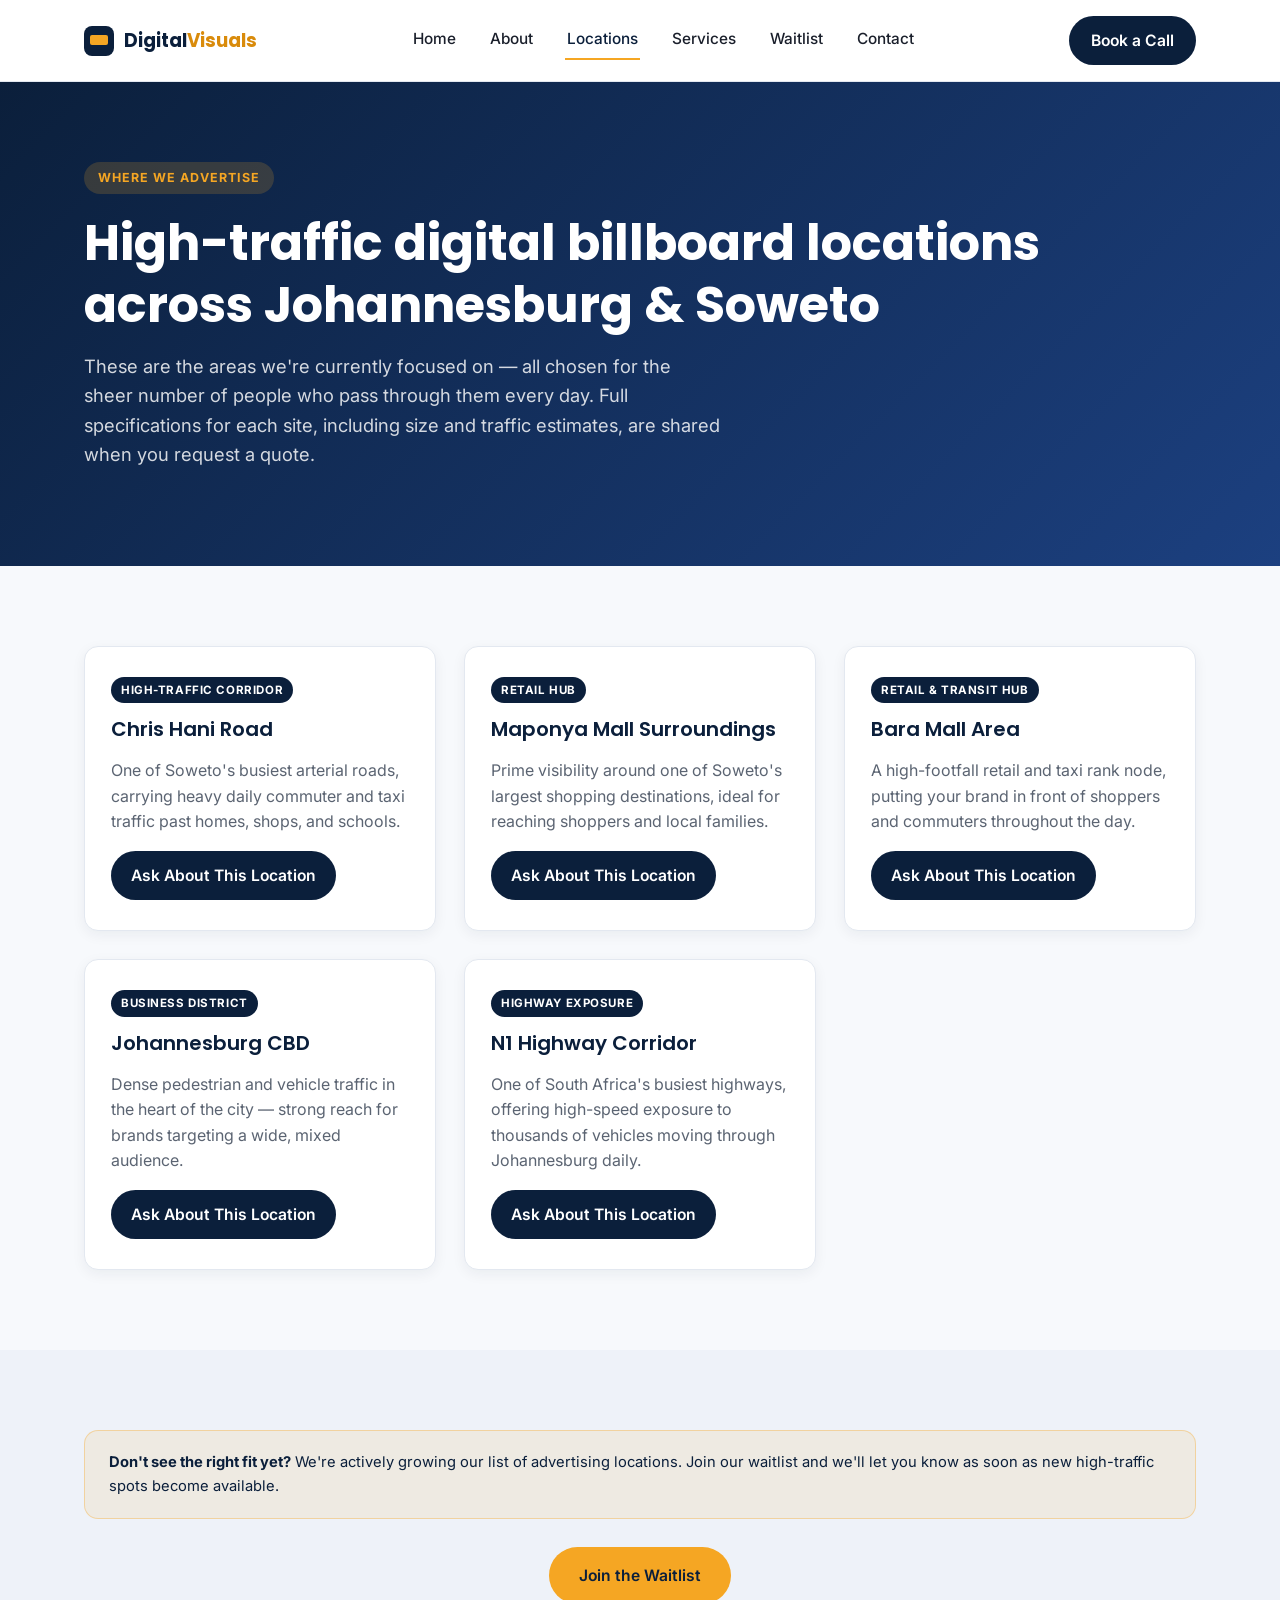
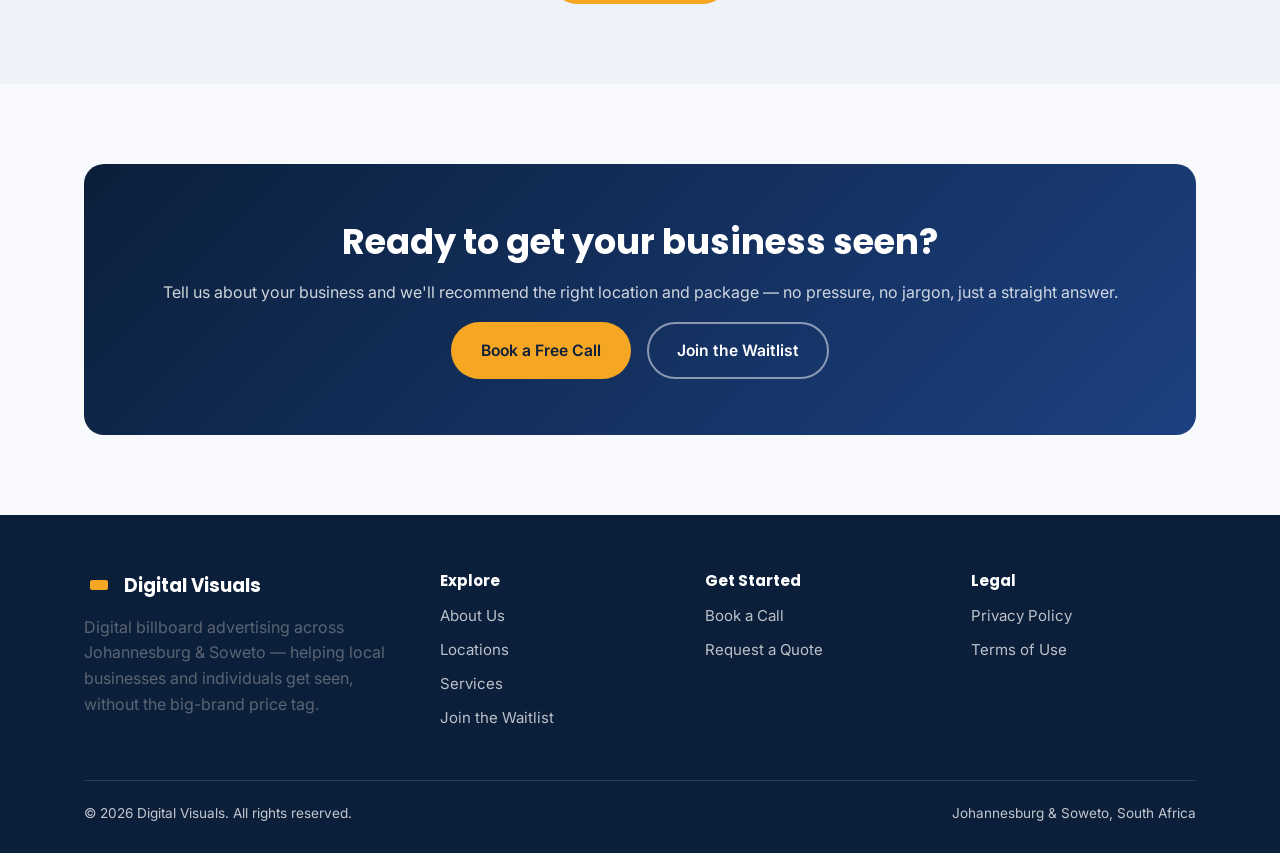
<file: locations.html>
<!DOCTYPE html>
<html lang="en">
<head>
<meta charset="UTF-8" />
<meta name="viewport" content="width=device-width, initial-scale=1.0" />
<title>Advertising Locations | Digital Visuals</title>
<meta name="description" content="Explore Digital Visuals' digital billboard advertising locations across Johannesburg and Soweto — Chris Hani Road, Maponya Mall, Bara Mall, Johannesburg CBD, and the N1 Highway Corridor." />
<link rel="canonical" href="https://digital-visuals-jhb.netlify.app/locations.html" />
<meta name="theme-color" content="#0b1f3b" />
<meta property="og:title" content="Advertising Locations | Digital Visuals" />
<meta property="og:description" content="Explore Digital Visuals' digital billboard advertising locations across Johannesburg and Soweto — Chris Hani Road, Maponya Mall, Bara Mall, Johannesburg CBD, and the N1 Highway Corridor." />
<meta property="og:type" content="website" />
<meta property="og:url" content="https://digital-visuals-jhb.netlify.app/locations.html" />
<meta property="og:image" content="https://digital-visuals-jhb.netlify.app/assets/og-image.png" />
<meta name="twitter:card" content="summary_large_image" />
<meta name="twitter:title" content="Advertising Locations | Digital Visuals" />
<meta name="twitter:description" content="Explore Digital Visuals' digital billboard advertising locations across Johannesburg and Soweto — Chris Hani Road, Maponya Mall, Bara Mall, Johannesburg CBD, and the N1 Highway Corridor." />
<meta name="twitter:image" content="https://digital-visuals-jhb.netlify.app/assets/og-image.png" />
<link rel="preconnect" href="https://fonts.googleapis.com">
<link rel="preconnect" href="https://fonts.gstatic.com" crossorigin>
<link href="https://fonts.googleapis.com/css2?family=Inter:wght@400;500;600;700&family=Poppins:wght@600;700&display=swap" rel="stylesheet">
<link rel="stylesheet" href="assets/style.css" />
<link rel="icon" type="image/png" sizes="32x32" href="assets/favicon-32x32.png" />
<link rel="icon" type="image/png" sizes="16x16" href="assets/favicon-16x16.png" />
<link rel="apple-touch-icon" sizes="180x180" href="assets/apple-touch-icon.png" />
<link rel="manifest" href="assets/site.webmanifest" />
<script type="application/ld+json">{"@context":"https://schema.org","@type":"AdvertisingAgency","name":"Digital Visuals","description":"Digital billboard advertising across Johannesburg and Soweto, connecting local businesses and individuals with high-traffic advertising locations.","url":"https://digital-visuals-jhb.netlify.app","image":"https://digital-visuals-jhb.netlify.app/assets/og-image.png","areaServed":[{"@type":"City","name":"Johannesburg"},{"@type":"City","name":"Soweto"}],"address":{"@type":"PostalAddress","addressLocality":"Johannesburg","addressRegion":"Gauteng","addressCountry":"ZA"}}</script>
</head>
<body>

<a href="#main" class="skip-link">Skip to content</a>
<header class="site-header">
  <div class="nav-wrap">
    <a href="index.html" class="logo"><svg width="30" height="30" viewBox="0 0 30 30" fill="none" aria-hidden="true" focusable="false"><rect width="30" height="30" rx="8" fill="#0b1f3b"/><rect x="6" y="9" width="18" height="10" rx="2" fill="#f5a623"/><rect x="12" y="21" width="6" height="2.4" rx="1.2" fill="#0b1f3b"/></svg><span class="logo-word">Digital<span>Visuals</span></span></a>
    <nav class="main-nav" id="primary-nav" aria-label="Primary">
      <a href="index.html">Home</a>
<a href="about.html">About</a>
<a href="locations.html" class="active" aria-current="page">Locations</a>
<a href="services.html">Services</a>
<a href="reserve.html">Waitlist</a>
<a href="contact.html">Contact</a>
      <a href="contact.html" class="btn btn-primary nav-mobile-cta">Book a Call</a>
    </nav>
    <div class="nav-cta">
      <a href="contact.html" class="btn btn-navy btn-primary-desktop" style="padding:10px 20px;">Book a Call</a>
      <button class="nav-toggle" type="button" aria-label="Toggle menu" aria-expanded="false" aria-controls="primary-nav"><span></span><span></span><span></span></button>
    </div>
  </div>
</header>
<div class="nav-backdrop" hidden></div>
<main id="main">

<section class="section section-navy">
  <div class="container">
    <span class="eyebrow">Where We Advertise</span>
    <h1>High-traffic digital billboard locations across Johannesburg &amp; Soweto</h1>
    <p class="lead">These are the areas we're currently focused on — all chosen for the sheer number of people who pass through them every day. Full specifications for each site, including size and traffic estimates, are shared when you request a quote.</p>
  </div>
</section>

<section class="section">
  <div class="container">
    <div class="grid grid-3">
    <div class="card location-card">
        <span class="tag">High-Traffic Corridor</span>
        <h3>Chris Hani Road</h3>
        <p>One of Soweto's busiest arterial roads, carrying heavy daily commuter and taxi traffic past homes, shops, and schools.</p>
        <a href="contact.html" class="btn btn-navy" style="margin-top:auto;align-self:flex-start;padding:10px 18px;">Ask About This Location</a>
      </div>
<div class="card location-card">
        <span class="tag">Retail Hub</span>
        <h3>Maponya Mall Surroundings</h3>
        <p>Prime visibility around one of Soweto's largest shopping destinations, ideal for reaching shoppers and local families.</p>
        <a href="contact.html" class="btn btn-navy" style="margin-top:auto;align-self:flex-start;padding:10px 18px;">Ask About This Location</a>
      </div>
<div class="card location-card">
        <span class="tag">Retail & Transit Hub</span>
        <h3>Bara Mall Area</h3>
        <p>A high-footfall retail and taxi rank node, putting your brand in front of shoppers and commuters throughout the day.</p>
        <a href="contact.html" class="btn btn-navy" style="margin-top:auto;align-self:flex-start;padding:10px 18px;">Ask About This Location</a>
      </div>
<div class="card location-card">
        <span class="tag">Business District</span>
        <h3>Johannesburg CBD</h3>
        <p>Dense pedestrian and vehicle traffic in the heart of the city — strong reach for brands targeting a wide, mixed audience.</p>
        <a href="contact.html" class="btn btn-navy" style="margin-top:auto;align-self:flex-start;padding:10px 18px;">Ask About This Location</a>
      </div>
<div class="card location-card">
        <span class="tag">Highway Exposure</span>
        <h3>N1 Highway Corridor</h3>
        <p>One of South Africa's busiest highways, offering high-speed exposure to thousands of vehicles moving through Johannesburg daily.</p>
        <a href="contact.html" class="btn btn-navy" style="margin-top:auto;align-self:flex-start;padding:10px 18px;">Ask About This Location</a>
      </div>
  </div>
  </div>
</section>

<section class="section section-alt">
  <div class="container">
    <div class="note-box">
      <strong>Don't see the right fit yet?</strong> We're actively growing our list of advertising locations. Join our waitlist and we'll let you know as soon as new high-traffic spots become available.
    </div>
    <div style="text-align:center;margin-top:28px;">
      <a href="reserve.html" class="btn btn-primary">Join the Waitlist</a>
    </div>
  </div>
</section>


<section class="section">
  <div class="container">
    <div class="cta-banner">
      <h2>Ready to get your business seen?</h2>
      <p>Tell us about your business and we'll recommend the right location and package — no pressure, no jargon, just a straight answer.</p>
      <div class="btn-row" style="justify-content:center;">
        <a href="contact.html" class="btn btn-primary">Book a Free Call</a>
        <a href="reserve.html" class="btn btn-outline">Join the Waitlist</a>
      </div>
    </div>
  </div>
</section>

</main>

<footer class="site-footer">
  <div class="container">
    <div class="footer-grid">
      <div>
        <a href="index.html" class="logo"><svg width="30" height="30" viewBox="0 0 30 30" fill="none" aria-hidden="true" focusable="false"><rect width="30" height="30" rx="8" fill="#0b1f3b"/><rect x="6" y="9" width="18" height="10" rx="2" fill="#f5a623"/><rect x="12" y="21" width="6" height="2.4" rx="1.2" fill="#0b1f3b"/></svg><span class="logo-word">Digital Visuals</span></a>
        <p style="margin-top:14px;max-width:320px;">Digital billboard advertising across Johannesburg &amp; Soweto — helping local businesses and individuals get seen, without the big-brand price tag.</p>
      </div>
      <div>
        <h4>Explore</h4>
        <a href="about.html">About Us</a>
        <a href="locations.html">Locations</a>
        <a href="services.html">Services</a>
        <a href="reserve.html">Join the Waitlist</a>
      </div>
      <div>
        <h4>Get Started</h4>
        <a href="contact.html">Book a Call</a>
        <a href="contact.html">Request a Quote</a>
      </div>
      <div>
        <h4>Legal</h4>
        <a href="privacy.html">Privacy Policy</a>
        <a href="terms.html">Terms of Use</a>
      </div>
    </div>
    <div class="footer-bottom">
      <span>&copy; <span id="year"></span> Digital Visuals. All rights reserved.</span>
      <span>Johannesburg &amp; Soweto, South Africa</span>
    </div>
  </div>
</footer>
<script>document.getElementById('year').textContent = new Date().getFullYear();</script>
<script src="assets/main.js"></script>
</body>
</html>
</file>
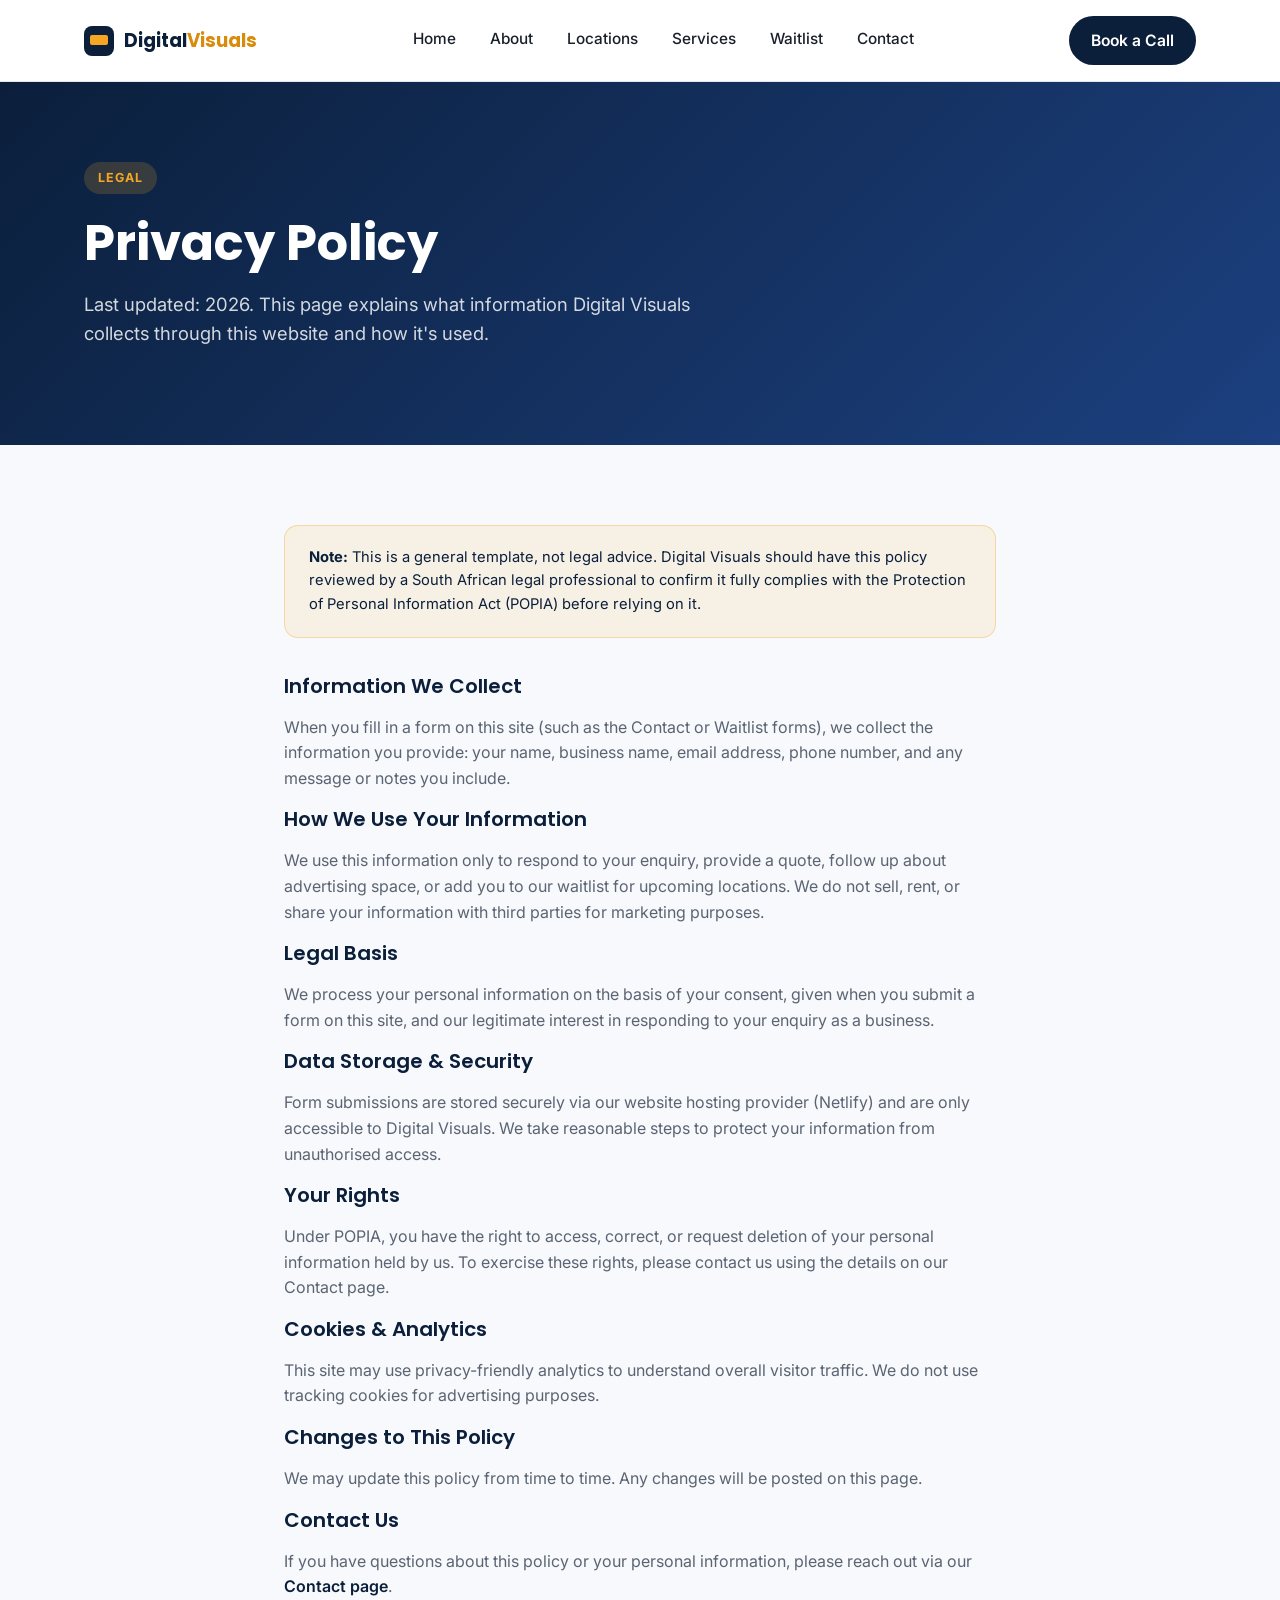
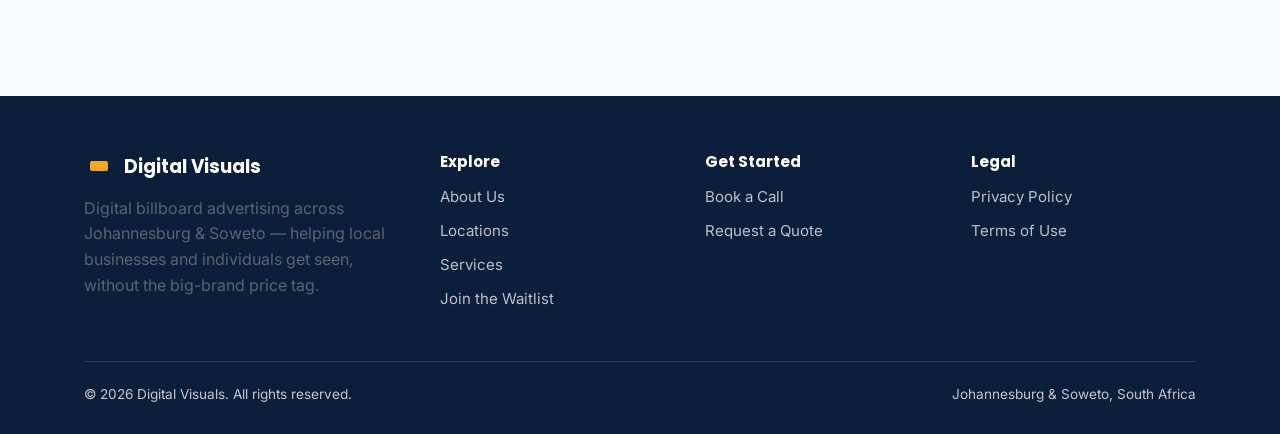
<file: privacy.html>
<!DOCTYPE html>
<html lang="en">
<head>
<meta charset="UTF-8" />
<meta name="viewport" content="width=device-width, initial-scale=1.0" />
<title>Privacy Policy | Digital Visuals</title>
<meta name="description" content="How Digital Visuals collects, uses, and protects your personal information." />
<link rel="canonical" href="https://digital-visuals-jhb.netlify.app/privacy.html" />
<meta name="theme-color" content="#0b1f3b" />
<meta property="og:title" content="Privacy Policy | Digital Visuals" />
<meta property="og:description" content="How Digital Visuals collects, uses, and protects your personal information." />
<meta property="og:type" content="website" />
<meta property="og:url" content="https://digital-visuals-jhb.netlify.app/privacy.html" />
<meta property="og:image" content="https://digital-visuals-jhb.netlify.app/assets/og-image.png" />
<meta name="twitter:card" content="summary_large_image" />
<meta name="twitter:title" content="Privacy Policy | Digital Visuals" />
<meta name="twitter:description" content="How Digital Visuals collects, uses, and protects your personal information." />
<meta name="twitter:image" content="https://digital-visuals-jhb.netlify.app/assets/og-image.png" />
<link rel="preconnect" href="https://fonts.googleapis.com">
<link rel="preconnect" href="https://fonts.gstatic.com" crossorigin>
<link href="https://fonts.googleapis.com/css2?family=Inter:wght@400;500;600;700&family=Poppins:wght@600;700&display=swap" rel="stylesheet">
<link rel="stylesheet" href="assets/style.css" />
<link rel="icon" type="image/png" sizes="32x32" href="assets/favicon-32x32.png" />
<link rel="icon" type="image/png" sizes="16x16" href="assets/favicon-16x16.png" />
<link rel="apple-touch-icon" sizes="180x180" href="assets/apple-touch-icon.png" />
<link rel="manifest" href="assets/site.webmanifest" />
<script type="application/ld+json">{"@context":"https://schema.org","@type":"AdvertisingAgency","name":"Digital Visuals","description":"Digital billboard advertising across Johannesburg and Soweto, connecting local businesses and individuals with high-traffic advertising locations.","url":"https://digital-visuals-jhb.netlify.app","image":"https://digital-visuals-jhb.netlify.app/assets/og-image.png","areaServed":[{"@type":"City","name":"Johannesburg"},{"@type":"City","name":"Soweto"}],"address":{"@type":"PostalAddress","addressLocality":"Johannesburg","addressRegion":"Gauteng","addressCountry":"ZA"}}</script>
</head>
<body>

<a href="#main" class="skip-link">Skip to content</a>
<header class="site-header">
  <div class="nav-wrap">
    <a href="index.html" class="logo"><svg width="30" height="30" viewBox="0 0 30 30" fill="none" aria-hidden="true" focusable="false"><rect width="30" height="30" rx="8" fill="#0b1f3b"/><rect x="6" y="9" width="18" height="10" rx="2" fill="#f5a623"/><rect x="12" y="21" width="6" height="2.4" rx="1.2" fill="#0b1f3b"/></svg><span class="logo-word">Digital<span>Visuals</span></span></a>
    <nav class="main-nav" id="primary-nav" aria-label="Primary">
      <a href="index.html">Home</a>
<a href="about.html">About</a>
<a href="locations.html">Locations</a>
<a href="services.html">Services</a>
<a href="reserve.html">Waitlist</a>
<a href="contact.html">Contact</a>
      <a href="contact.html" class="btn btn-primary nav-mobile-cta">Book a Call</a>
    </nav>
    <div class="nav-cta">
      <a href="contact.html" class="btn btn-navy btn-primary-desktop" style="padding:10px 20px;">Book a Call</a>
      <button class="nav-toggle" type="button" aria-label="Toggle menu" aria-expanded="false" aria-controls="primary-nav"><span></span><span></span><span></span></button>
    </div>
  </div>
</header>
<div class="nav-backdrop" hidden></div>
<main id="main">

<section class="section section-navy">
  <div class="container">
    <span class="eyebrow">Legal</span>
    <h1>Privacy Policy</h1>
    <p class="lead">Last updated: 2026. This page explains what information Digital Visuals collects through this website and how it's used.</p>
  </div>
</section>
<section class="section">
  <div class="container" style="max-width:760px;">
    <div class="note-box" style="margin-bottom:36px;">
      <strong>Note:</strong> This is a general template, not legal advice. Digital Visuals should have this policy reviewed by a South African legal professional to confirm it fully complies with the Protection of Personal Information Act (POPIA) before relying on it.
    </div>
    <h3>Information We Collect</h3>
    <p>When you fill in a form on this site (such as the Contact or Waitlist forms), we collect the information you provide: your name, business name, email address, phone number, and any message or notes you include.</p>
    <h3>How We Use Your Information</h3>
    <p>We use this information only to respond to your enquiry, provide a quote, follow up about advertising space, or add you to our waitlist for upcoming locations. We do not sell, rent, or share your information with third parties for marketing purposes.</p>
    <h3>Legal Basis</h3>
    <p>We process your personal information on the basis of your consent, given when you submit a form on this site, and our legitimate interest in responding to your enquiry as a business.</p>
    <h3>Data Storage &amp; Security</h3>
    <p>Form submissions are stored securely via our website hosting provider (Netlify) and are only accessible to Digital Visuals. We take reasonable steps to protect your information from unauthorised access.</p>
    <h3>Your Rights</h3>
    <p>Under POPIA, you have the right to access, correct, or request deletion of your personal information held by us. To exercise these rights, please contact us using the details on our Contact page.</p>
    <h3>Cookies &amp; Analytics</h3>
    <p>This site may use privacy-friendly analytics to understand overall visitor traffic. We do not use tracking cookies for advertising purposes.</p>
    <h3>Changes to This Policy</h3>
    <p>We may update this policy from time to time. Any changes will be posted on this page.</p>
    <h3>Contact Us</h3>
    <p>If you have questions about this policy or your personal information, please reach out via our <a href="contact.html" style="color:var(--navy);font-weight:600;">Contact page</a>.</p>
  </div>
</section>

</main>

<footer class="site-footer">
  <div class="container">
    <div class="footer-grid">
      <div>
        <a href="index.html" class="logo"><svg width="30" height="30" viewBox="0 0 30 30" fill="none" aria-hidden="true" focusable="false"><rect width="30" height="30" rx="8" fill="#0b1f3b"/><rect x="6" y="9" width="18" height="10" rx="2" fill="#f5a623"/><rect x="12" y="21" width="6" height="2.4" rx="1.2" fill="#0b1f3b"/></svg><span class="logo-word">Digital Visuals</span></a>
        <p style="margin-top:14px;max-width:320px;">Digital billboard advertising across Johannesburg &amp; Soweto — helping local businesses and individuals get seen, without the big-brand price tag.</p>
      </div>
      <div>
        <h4>Explore</h4>
        <a href="about.html">About Us</a>
        <a href="locations.html">Locations</a>
        <a href="services.html">Services</a>
        <a href="reserve.html">Join the Waitlist</a>
      </div>
      <div>
        <h4>Get Started</h4>
        <a href="contact.html">Book a Call</a>
        <a href="contact.html">Request a Quote</a>
      </div>
      <div>
        <h4>Legal</h4>
        <a href="privacy.html">Privacy Policy</a>
        <a href="terms.html">Terms of Use</a>
      </div>
    </div>
    <div class="footer-bottom">
      <span>&copy; <span id="year"></span> Digital Visuals. All rights reserved.</span>
      <span>Johannesburg &amp; Soweto, South Africa</span>
    </div>
  </div>
</footer>
<script>document.getElementById('year').textContent = new Date().getFullYear();</script>
<script src="assets/main.js"></script>
</body>
</html>
</file>
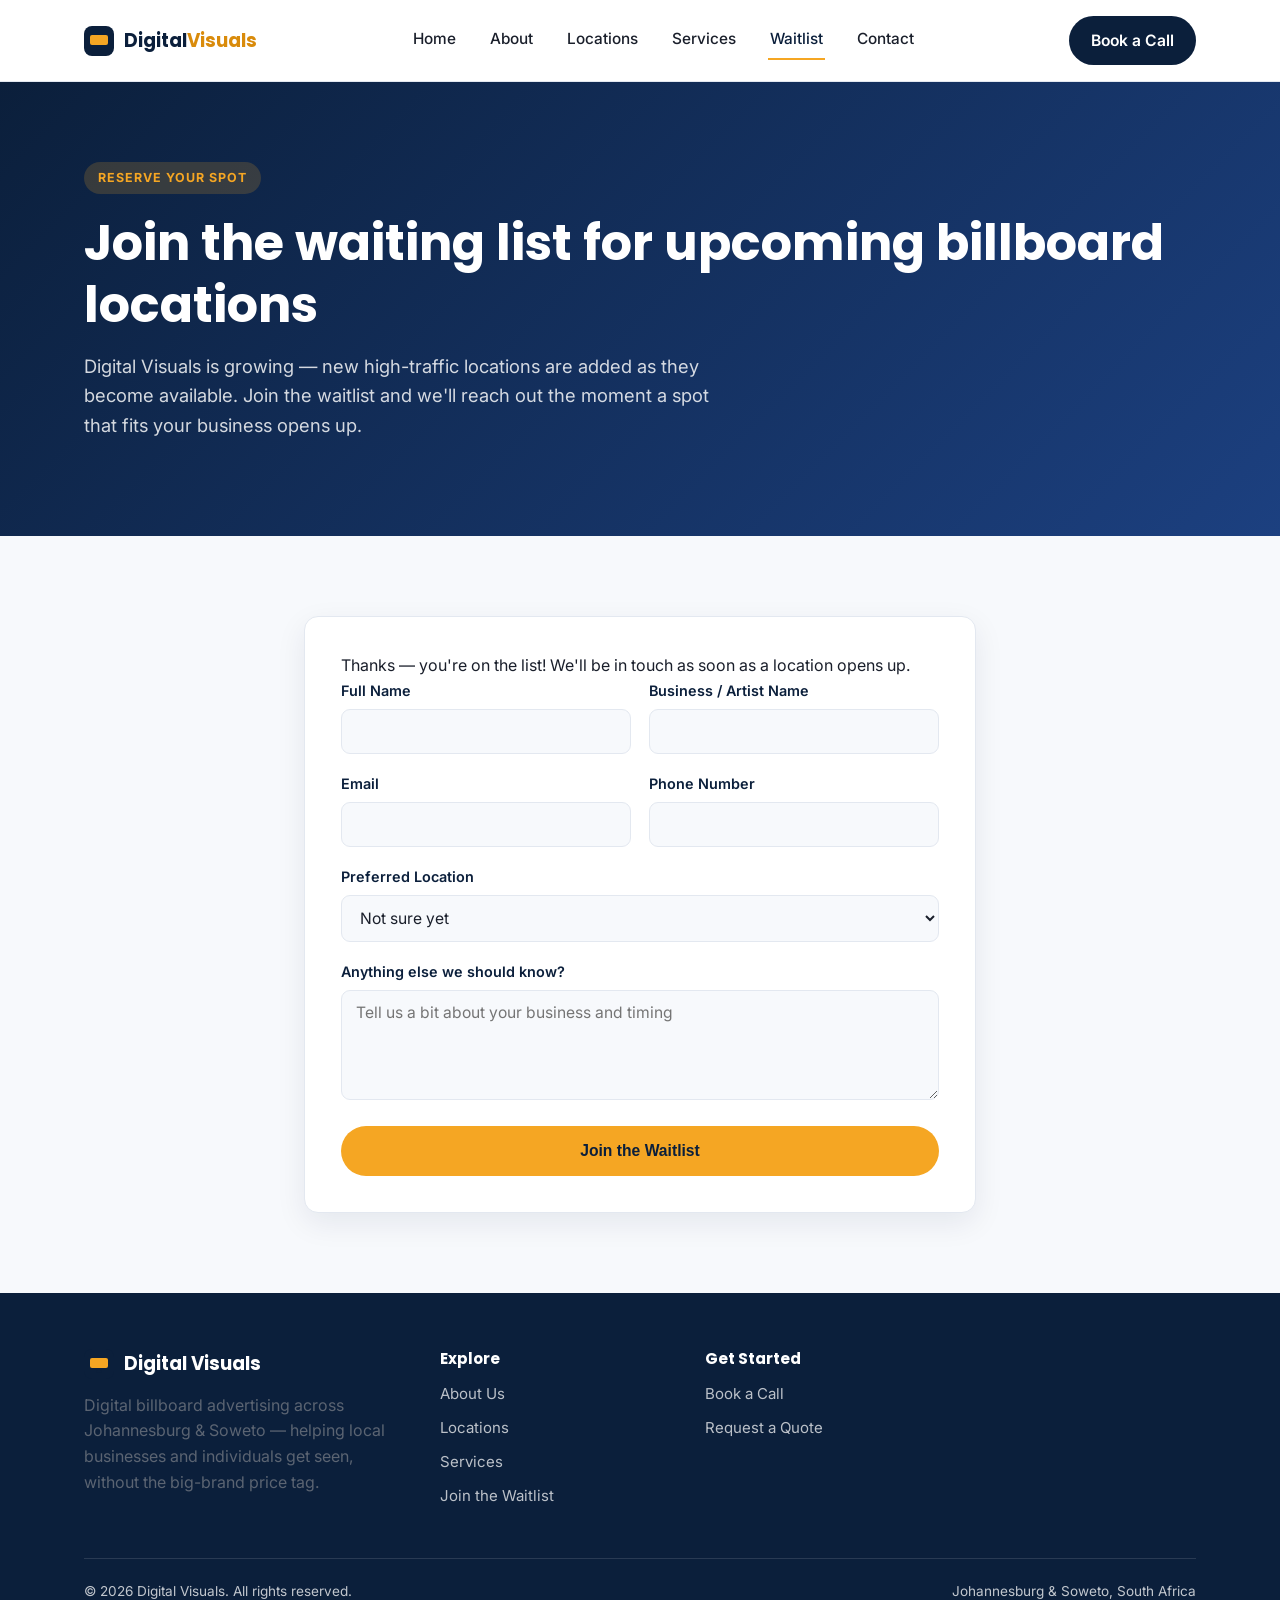
<file: reserve.html>
<!DOCTYPE html>
<html lang="en">
<head>
<meta charset="UTF-8" />
<meta name="viewport" content="width=device-width, initial-scale=1.0" />
<title>Join the Waitlist | Digital Visuals</title>
<meta name="description" content="Reserve your spot for upcoming digital billboard advertising locations across Johannesburg and Soweto. Join the Digital Visuals waitlist today." />
<meta property="og:title" content="Join the Waitlist | Digital Visuals" />
<meta property="og:description" content="Reserve your spot for upcoming digital billboard advertising locations across Johannesburg and Soweto. Join the Digital Visuals waitlist today." />
<link rel="preconnect" href="https://fonts.googleapis.com">
<link rel="preconnect" href="https://fonts.gstatic.com" crossorigin>
<link href="https://fonts.googleapis.com/css2?family=Inter:wght@400;500;600;700&family=Poppins:wght@600;700&display=swap" rel="stylesheet">
<link rel="stylesheet" href="assets/style.css" />
<link rel="icon" href="data:image/svg+xml,%3Csvg%20xmlns%3D%22http%3A%2F%2Fwww.w3.org%2F2000%2Fsvg%22%20viewBox%3D%220%200%2030%2030%22%3E%3Crect%20width%3D%2230%22%20height%3D%2230%22%20rx%3D%228%22%20fill%3D%22%25230b1f3b%22%2F%3E%3Crect%20x%3D%226%22%20y%3D%229%22%20width%3D%2218%22%20height%3D%2210%22%20rx%3D%222%22%20fill%3D%22%2523f5a623%22%2F%3E%3C%2Fsvg%3E" />
</head>
<body>

<header class="site-header">
  <div class="nav-wrap">
    <a href="index.html" class="logo"><svg width="30" height="30" viewBox="0 0 30 30" fill="none"><rect width="30" height="30" rx="8" fill="#0b1f3b"/><rect x="6" y="9" width="18" height="10" rx="2" fill="#f5a623"/><rect x="12" y="21" width="6" height="2.4" rx="1.2" fill="#0b1f3b"/></svg><span class="logo-word">Digital<span>Visuals</span></span></a>
    <nav class="main-nav">
      <a href="index.html">Home</a>
<a href="about.html">About</a>
<a href="locations.html">Locations</a>
<a href="services.html">Services</a>
<a href="reserve.html" class="active">Waitlist</a>
<a href="contact.html">Contact</a>
    </nav>
    <div class="nav-cta">
      <a href="contact.html" class="btn btn-navy btn-primary-desktop" style="padding:10px 20px;">Book a Call</a>
      <button class="nav-toggle" aria-label="Toggle menu"><span></span><span></span><span></span></button>
    </div>
  </div>
</header>

<section class="section section-navy">
  <div class="container">
    <span class="eyebrow">Reserve Your Spot</span>
    <h1>Join the waiting list for upcoming billboard locations</h1>
    <p class="lead">Digital Visuals is growing — new high-traffic locations are added as they become available. Join the waitlist and we'll reach out the moment a spot that fits your business opens up.</p>
  </div>
</section>

<section class="section">
  <div class="container" style="max-width:720px;">
    <div class="form-card">
      <div class="success-box" id="successBox">Thanks — you're on the list! We'll be in touch as soon as a location opens up.</div>
      <form name="waitlist" method="POST" data-netlify="true" netlify-honeypot="company-website" action="/thank-you.html">
        <input type="hidden" name="form-name" value="waitlist" />
        <p class="honeypot"><label>Don't fill this out: <input name="company-website" /></label></p>
        <div class="form-row">
          <div class="field">
            <label for="name">Full Name</label>
            <input type="text" id="name" name="name" required />
          </div>
          <div class="field">
            <label for="business">Business / Artist Name</label>
            <input type="text" id="business" name="business" />
          </div>
        </div>
        <div class="form-row">
          <div class="field">
            <label for="email">Email</label>
            <input type="email" id="email" name="email" required />
          </div>
          <div class="field">
            <label for="phone">Phone Number</label>
            <input type="tel" id="phone" name="phone" required />
          </div>
        </div>
        <div class="field">
          <label for="location">Preferred Location</label>
          <select id="location" name="preferred_location">
            <option value="">Not sure yet</option>
            <option>Chris Hani Road</option>
            <option>Maponya Mall Surroundings</option>
            <option>Bara Mall Area</option>
            <option>Johannesburg CBD</option>
            <option>N1 Highway Corridor</option>
          </select>
        </div>
        <div class="field">
          <label for="notes">Anything else we should know?</label>
          <textarea id="notes" name="notes" placeholder="Tell us a bit about your business and timing"></textarea>
        </div>
        <button type="submit" class="btn btn-primary" style="width:100%;justify-content:center;">Join the Waitlist</button>
      </form>
    </div>
  </div>
</section>


<footer class="site-footer">
  <div class="container">
    <div class="footer-grid">
      <div>
        <a href="index.html" class="logo"><svg width="30" height="30" viewBox="0 0 30 30" fill="none"><rect width="30" height="30" rx="8" fill="#0b1f3b"/><rect x="6" y="9" width="18" height="10" rx="2" fill="#f5a623"/><rect x="12" y="21" width="6" height="2.4" rx="1.2" fill="#0b1f3b"/></svg><span class="logo-word">Digital Visuals</span></a>
        <p style="margin-top:14px;max-width:320px;">Digital billboard advertising across Johannesburg &amp; Soweto — helping local businesses and individuals get seen, without the big-brand price tag.</p>
      </div>
      <div>
        <h4>Explore</h4>
        <a href="about.html">About Us</a>
        <a href="locations.html">Locations</a>
        <a href="services.html">Services</a>
        <a href="reserve.html">Join the Waitlist</a>
      </div>
      <div>
        <h4>Get Started</h4>
        <a href="contact.html">Book a Call</a>
        <a href="contact.html">Request a Quote</a>
      </div>
    </div>
    <div class="footer-bottom">
      <span>&copy; <span id="year"></span> Digital Visuals. All rights reserved.</span>
      <span>Johannesburg &amp; Soweto, South Africa</span>
    </div>
  </div>
</footer>
<script>document.getElementById('year').textContent = new Date().getFullYear();</script>
<script src="assets/main.js"></script>
</body>
</html>
</file>
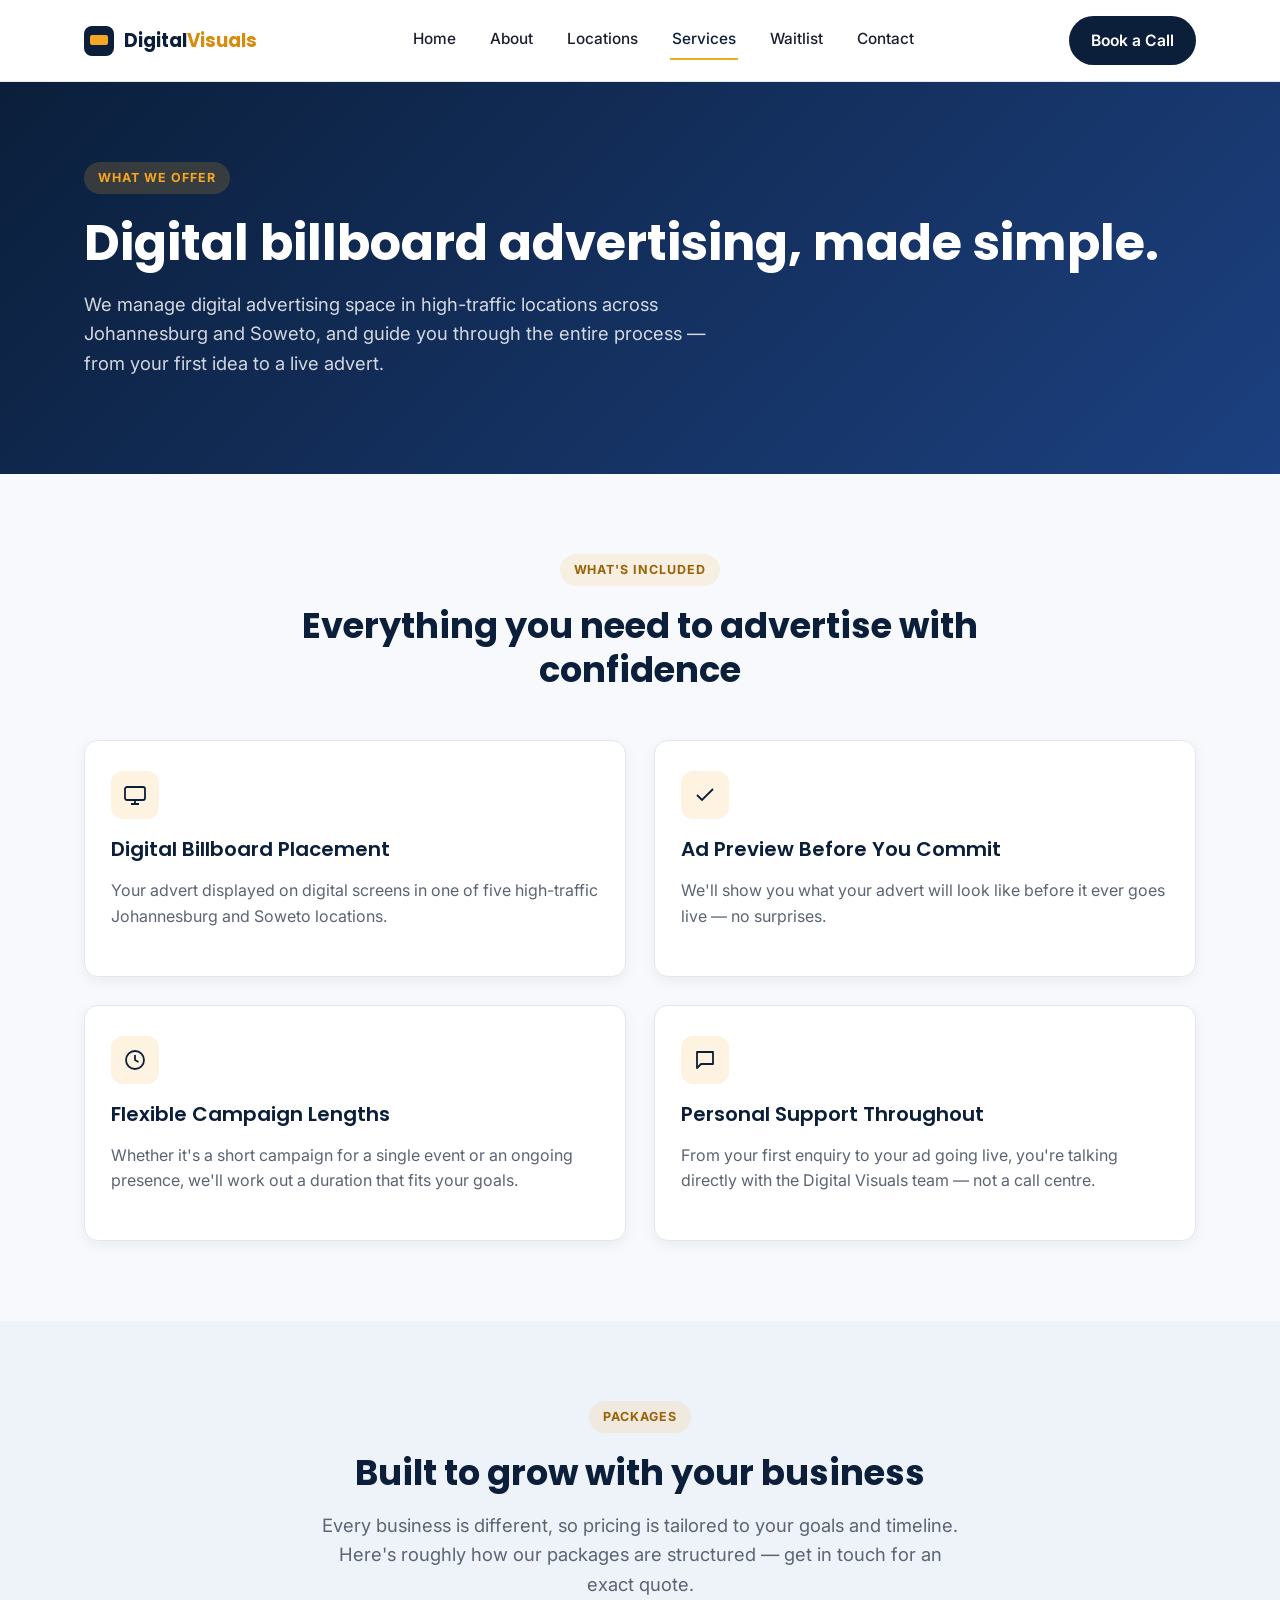
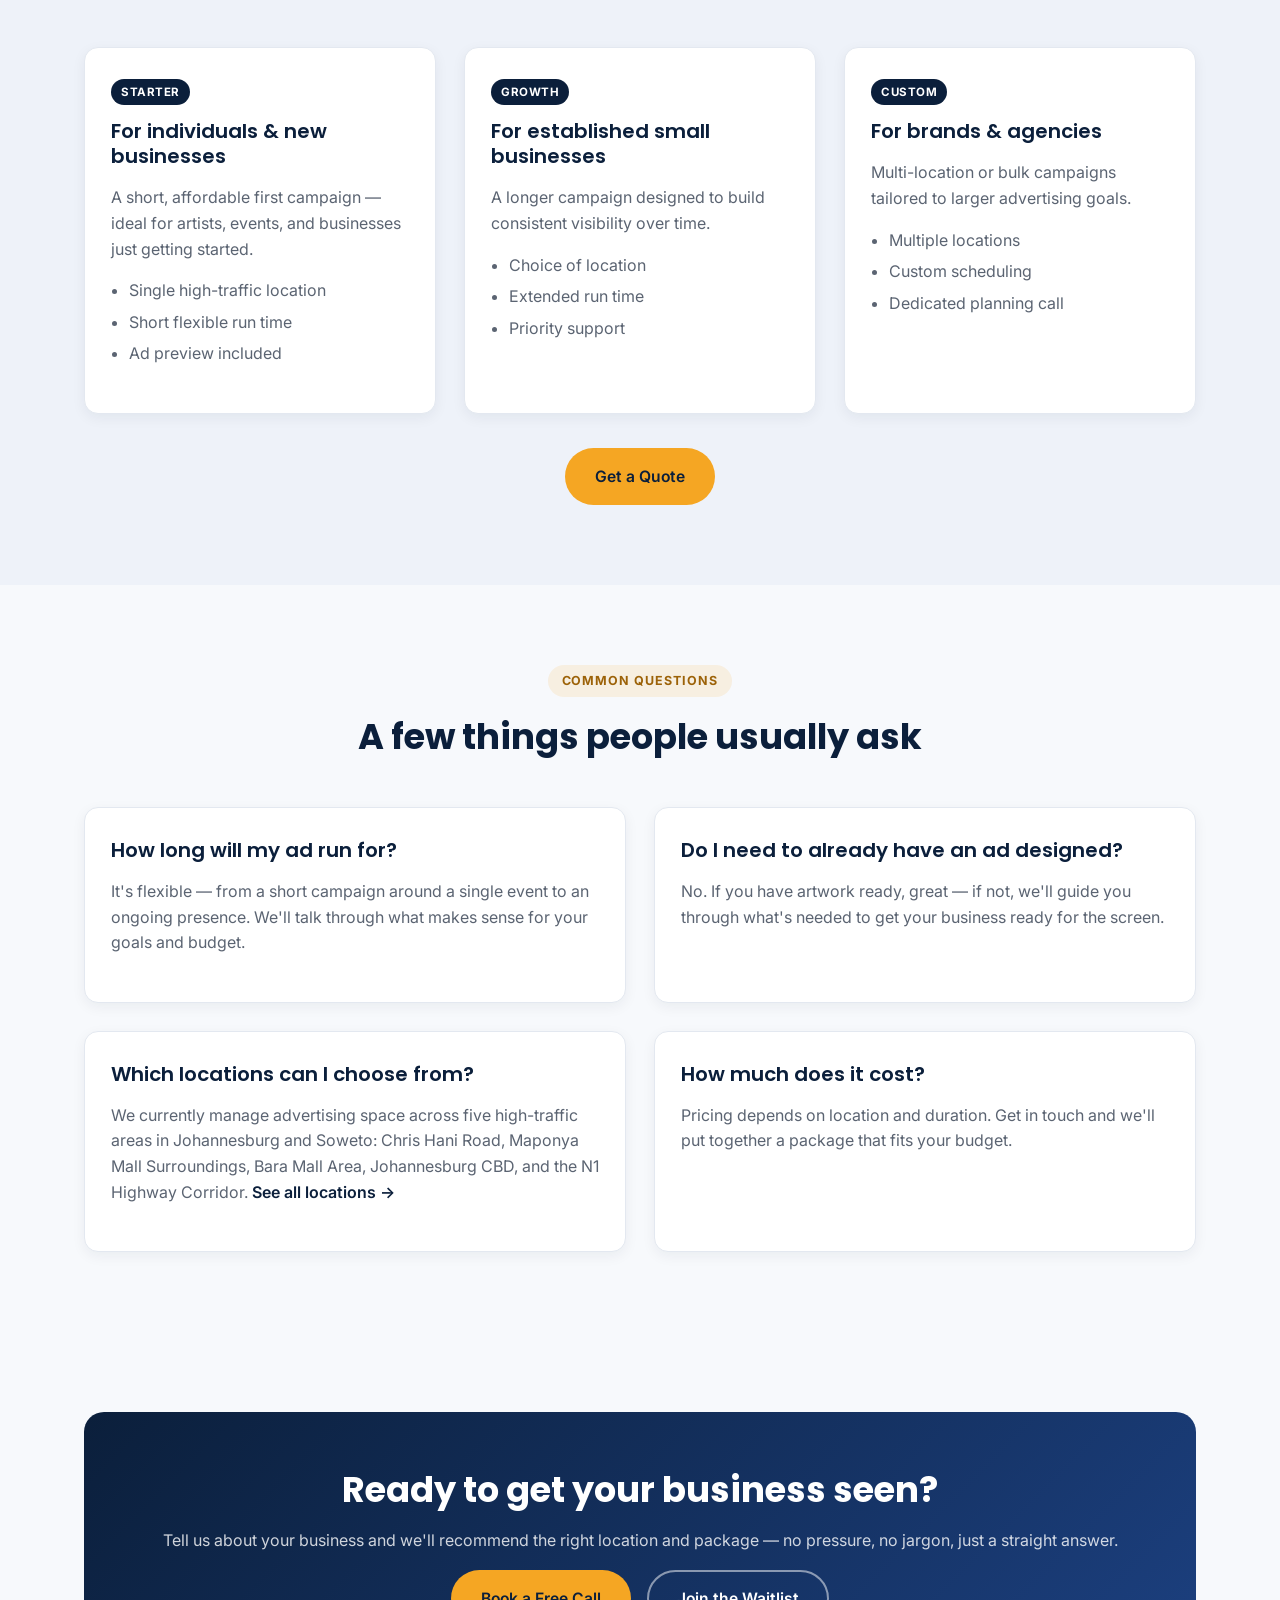
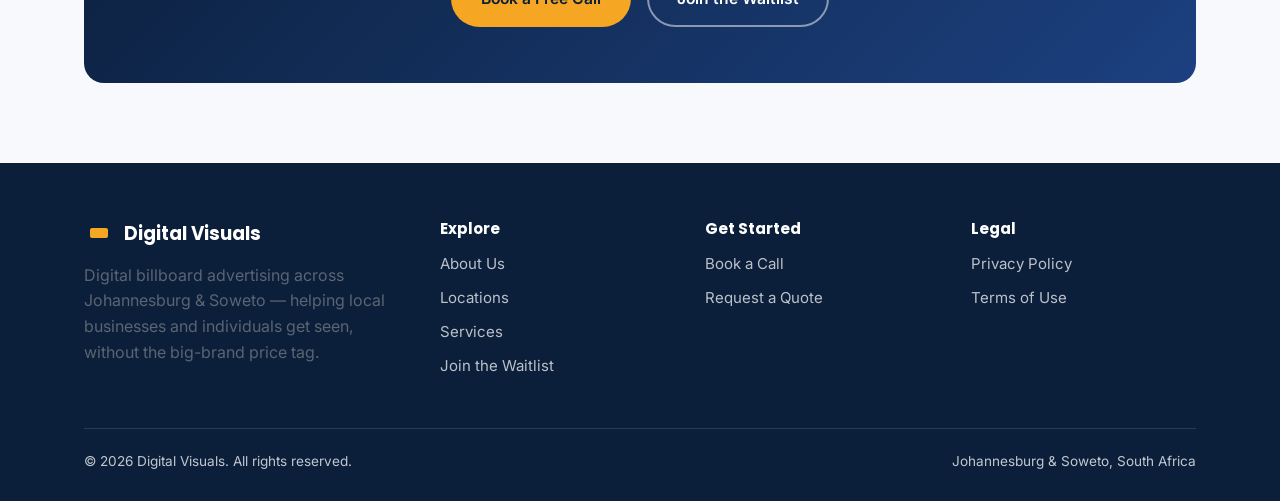
<file: services.html>
<!DOCTYPE html>
<html lang="en">
<head>
<meta charset="UTF-8" />
<meta name="viewport" content="width=device-width, initial-scale=1.0" />
<title>Services & Packages | Digital Visuals</title>
<meta name="description" content="Digital billboard advertising across Johannesburg and Soweto. Flexible packages for individuals, small businesses, and growing brands — request a quote today." />
<link rel="canonical" href="https://digital-visuals-jhb.netlify.app/services.html" />
<meta name="theme-color" content="#0b1f3b" />
<meta property="og:title" content="Services & Packages | Digital Visuals" />
<meta property="og:description" content="Digital billboard advertising across Johannesburg and Soweto. Flexible packages for individuals, small businesses, and growing brands — request a quote today." />
<meta property="og:type" content="website" />
<meta property="og:url" content="https://digital-visuals-jhb.netlify.app/services.html" />
<meta property="og:image" content="https://digital-visuals-jhb.netlify.app/assets/og-image.png" />
<meta name="twitter:card" content="summary_large_image" />
<meta name="twitter:title" content="Services & Packages | Digital Visuals" />
<meta name="twitter:description" content="Digital billboard advertising across Johannesburg and Soweto. Flexible packages for individuals, small businesses, and growing brands — request a quote today." />
<meta name="twitter:image" content="https://digital-visuals-jhb.netlify.app/assets/og-image.png" />
<link rel="preconnect" href="https://fonts.googleapis.com">
<link rel="preconnect" href="https://fonts.gstatic.com" crossorigin>
<link href="https://fonts.googleapis.com/css2?family=Inter:wght@400;500;600;700&family=Poppins:wght@600;700&display=swap" rel="stylesheet">
<link rel="stylesheet" href="assets/style.css" />
<link rel="icon" type="image/png" sizes="32x32" href="assets/favicon-32x32.png" />
<link rel="icon" type="image/png" sizes="16x16" href="assets/favicon-16x16.png" />
<link rel="apple-touch-icon" sizes="180x180" href="assets/apple-touch-icon.png" />
<link rel="manifest" href="assets/site.webmanifest" />
<script type="application/ld+json">{"@context":"https://schema.org","@type":"AdvertisingAgency","name":"Digital Visuals","description":"Digital billboard advertising across Johannesburg and Soweto, connecting local businesses and individuals with high-traffic advertising locations.","url":"https://digital-visuals-jhb.netlify.app","image":"https://digital-visuals-jhb.netlify.app/assets/og-image.png","areaServed":[{"@type":"City","name":"Johannesburg"},{"@type":"City","name":"Soweto"}],"address":{"@type":"PostalAddress","addressLocality":"Johannesburg","addressRegion":"Gauteng","addressCountry":"ZA"}}</script>
<script type="application/ld+json">{"@context":"https://schema.org","@type":"FAQPage","mainEntity":[{"@type":"Question","name":"How long will my ad run for?","acceptedAnswer":{"@type":"Answer","text":"It's flexible — from a short campaign around a single event to an ongoing presence. We'll talk through what makes sense for your goals and budget."}},{"@type":"Question","name":"Do I need to already have an ad designed?","acceptedAnswer":{"@type":"Answer","text":"No. If you have artwork ready, great — if not, we'll guide you through what's needed to get your business ready for the screen."}},{"@type":"Question","name":"Which locations can I choose from?","acceptedAnswer":{"@type":"Answer","text":"We currently manage advertising space across five high-traffic areas in Johannesburg and Soweto: Chris Hani Road, Maponya Mall Surroundings, Bara Mall Area, Johannesburg CBD, and the N1 Highway Corridor."}},{"@type":"Question","name":"How much does it cost?","acceptedAnswer":{"@type":"Answer","text":"Pricing depends on location and duration. Get in touch and we'll put together a package that fits your budget."}}]}</script>
</head>
<body>

<a href="#main" class="skip-link">Skip to content</a>
<header class="site-header">
  <div class="nav-wrap">
    <a href="index.html" class="logo"><svg width="30" height="30" viewBox="0 0 30 30" fill="none" aria-hidden="true" focusable="false"><rect width="30" height="30" rx="8" fill="#0b1f3b"/><rect x="6" y="9" width="18" height="10" rx="2" fill="#f5a623"/><rect x="12" y="21" width="6" height="2.4" rx="1.2" fill="#0b1f3b"/></svg><span class="logo-word">Digital<span>Visuals</span></span></a>
    <nav class="main-nav" id="primary-nav" aria-label="Primary">
      <a href="index.html">Home</a>
<a href="about.html">About</a>
<a href="locations.html">Locations</a>
<a href="services.html" class="active" aria-current="page">Services</a>
<a href="reserve.html">Waitlist</a>
<a href="contact.html">Contact</a>
      <a href="contact.html" class="btn btn-primary nav-mobile-cta">Book a Call</a>
    </nav>
    <div class="nav-cta">
      <a href="contact.html" class="btn btn-navy btn-primary-desktop" style="padding:10px 20px;">Book a Call</a>
      <button class="nav-toggle" type="button" aria-label="Toggle menu" aria-expanded="false" aria-controls="primary-nav"><span></span><span></span><span></span></button>
    </div>
  </div>
</header>
<div class="nav-backdrop" hidden></div>
<main id="main">

<section class="section section-navy">
  <div class="container">
    <span class="eyebrow">What We Offer</span>
    <h1>Digital billboard advertising, made simple.</h1>
    <p class="lead">We manage digital advertising space in high-traffic locations across Johannesburg and Soweto, and guide you through the entire process — from your first idea to a live advert.</p>
  </div>
</section>

<section class="section">
  <div class="container">
    <div class="section-head">
      <span class="eyebrow">What's Included</span>
      <h2>Everything you need to advertise with confidence</h2>
    </div>
    <div class="grid grid-2">
      <div class="card">
        <div class="icon-badge" aria-hidden="true"><svg viewBox="0 0 24 24" fill="none" stroke="#0b1f3b" stroke-width="1.8"><rect x="2" y="4" width="20" height="13" rx="2"/><path d="M8 21h8M12 17v4"/></svg></div>
        <h3>Digital Billboard Placement</h3>
        <p>Your advert displayed on digital screens in one of five high-traffic Johannesburg and Soweto locations.</p>
      </div>
      <div class="card">
        <div class="icon-badge" aria-hidden="true"><svg viewBox="0 0 24 24" fill="none" stroke="#0b1f3b" stroke-width="1.8"><path d="M20 6 9 17l-5-5"/></svg></div>
        <h3>Ad Preview Before You Commit</h3>
        <p>We'll show you what your advert will look like before it ever goes live — no surprises.</p>
      </div>
      <div class="card">
        <div class="icon-badge" aria-hidden="true"><svg viewBox="0 0 24 24" fill="none" stroke="#0b1f3b" stroke-width="1.8"><circle cx="12" cy="12" r="9"/><path d="M12 7v5l3.5 2"/></svg></div>
        <h3>Flexible Campaign Lengths</h3>
        <p>Whether it's a short campaign for a single event or an ongoing presence, we'll work out a duration that fits your goals.</p>
      </div>
      <div class="card">
        <div class="icon-badge" aria-hidden="true"><svg viewBox="0 0 24 24" fill="none" stroke="#0b1f3b" stroke-width="1.8"><path d="M4 4h16v12H8l-4 4V4Z" stroke-linejoin="round"/></svg></div>
        <h3>Personal Support Throughout</h3>
        <p>From your first enquiry to your ad going live, you're talking directly with the Digital Visuals team — not a call centre.</p>
      </div>
    </div>
  </div>
</section>

<section class="section section-alt">
  <div class="container">
    <div class="section-head">
      <span class="eyebrow">Packages</span>
      <h2>Built to grow with your business</h2>
      <p class="lead" style="margin:0 auto;">Every business is different, so pricing is tailored to your goals and timeline. Here's roughly how our packages are structured — get in touch for an exact quote.</p>
    </div>
    <div class="grid grid-3">
      <div class="card">
        <span class="tag" style="background:var(--navy);color:#fff;display:inline-block;padding:4px 10px;border-radius:999px;font-size:0.72rem;font-weight:700;text-transform:uppercase;letter-spacing:0.05em;margin-bottom:14px;">Starter</span>
        <h3>For individuals &amp; new businesses</h3>
        <p>A short, affordable first campaign — ideal for artists, events, and businesses just getting started.</p>
        <ul>
          <li>Single high-traffic location</li>
          <li>Short flexible run time</li>
          <li>Ad preview included</li>
        </ul>
      </div>
      <div class="card">
        <span class="tag" style="background:var(--navy);color:#fff;display:inline-block;padding:4px 10px;border-radius:999px;font-size:0.72rem;font-weight:700;text-transform:uppercase;letter-spacing:0.05em;margin-bottom:14px;">Growth</span>
        <h3>For established small businesses</h3>
        <p>A longer campaign designed to build consistent visibility over time.</p>
        <ul>
          <li>Choice of location</li>
          <li>Extended run time</li>
          <li>Priority support</li>
        </ul>
      </div>
      <div class="card">
        <span class="tag" style="background:var(--navy);color:#fff;display:inline-block;padding:4px 10px;border-radius:999px;font-size:0.72rem;font-weight:700;text-transform:uppercase;letter-spacing:0.05em;margin-bottom:14px;">Custom</span>
        <h3>For brands &amp; agencies</h3>
        <p>Multi-location or bulk campaigns tailored to larger advertising goals.</p>
        <ul>
          <li>Multiple locations</li>
          <li>Custom scheduling</li>
          <li>Dedicated planning call</li>
        </ul>
      </div>
    </div>
    <div style="text-align:center;margin-top:34px;">
      <a href="contact.html" class="btn btn-primary">Get a Quote</a>
    </div>
  </div>
</section>

<section class="section">
  <div class="container">
    <div class="section-head">
      <span class="eyebrow">Common Questions</span>
      <h2>A few things people usually ask</h2>
    </div>
    <div class="grid grid-2">
      <div class="card">
        <h3>How long will my ad run for?</h3>
        <p>It's flexible — from a short campaign around a single event to an ongoing presence. We'll talk through what makes sense for your goals and budget.</p>
      </div>
<div class="card">
        <h3>Do I need to already have an ad designed?</h3>
        <p>No. If you have artwork ready, great — if not, we'll guide you through what's needed to get your business ready for the screen.</p>
      </div>
<div class="card">
        <h3>Which locations can I choose from?</h3>
        <p>We currently manage advertising space across five high-traffic areas in Johannesburg and Soweto: Chris Hani Road, Maponya Mall Surroundings, Bara Mall Area, Johannesburg CBD, and the N1 Highway Corridor. <a href="locations.html" style="color:var(--navy);font-weight:600;">See all locations →</a></p>
      </div>
<div class="card">
        <h3>How much does it cost?</h3>
        <p>Pricing depends on location and duration. Get in touch and we'll put together a package that fits your budget.</p>
      </div>
    </div>
  </div>
</section>


<section class="section">
  <div class="container">
    <div class="cta-banner">
      <h2>Ready to get your business seen?</h2>
      <p>Tell us about your business and we'll recommend the right location and package — no pressure, no jargon, just a straight answer.</p>
      <div class="btn-row" style="justify-content:center;">
        <a href="contact.html" class="btn btn-primary">Book a Free Call</a>
        <a href="reserve.html" class="btn btn-outline">Join the Waitlist</a>
      </div>
    </div>
  </div>
</section>

</main>

<footer class="site-footer">
  <div class="container">
    <div class="footer-grid">
      <div>
        <a href="index.html" class="logo"><svg width="30" height="30" viewBox="0 0 30 30" fill="none" aria-hidden="true" focusable="false"><rect width="30" height="30" rx="8" fill="#0b1f3b"/><rect x="6" y="9" width="18" height="10" rx="2" fill="#f5a623"/><rect x="12" y="21" width="6" height="2.4" rx="1.2" fill="#0b1f3b"/></svg><span class="logo-word">Digital Visuals</span></a>
        <p style="margin-top:14px;max-width:320px;">Digital billboard advertising across Johannesburg &amp; Soweto — helping local businesses and individuals get seen, without the big-brand price tag.</p>
      </div>
      <div>
        <h4>Explore</h4>
        <a href="about.html">About Us</a>
        <a href="locations.html">Locations</a>
        <a href="services.html">Services</a>
        <a href="reserve.html">Join the Waitlist</a>
      </div>
      <div>
        <h4>Get Started</h4>
        <a href="contact.html">Book a Call</a>
        <a href="contact.html">Request a Quote</a>
      </div>
      <div>
        <h4>Legal</h4>
        <a href="privacy.html">Privacy Policy</a>
        <a href="terms.html">Terms of Use</a>
      </div>
    </div>
    <div class="footer-bottom">
      <span>&copy; <span id="year"></span> Digital Visuals. All rights reserved.</span>
      <span>Johannesburg &amp; Soweto, South Africa</span>
    </div>
  </div>
</footer>
<script>document.getElementById('year').textContent = new Date().getFullYear();</script>
<script src="assets/main.js"></script>
</body>
</html>
</file>
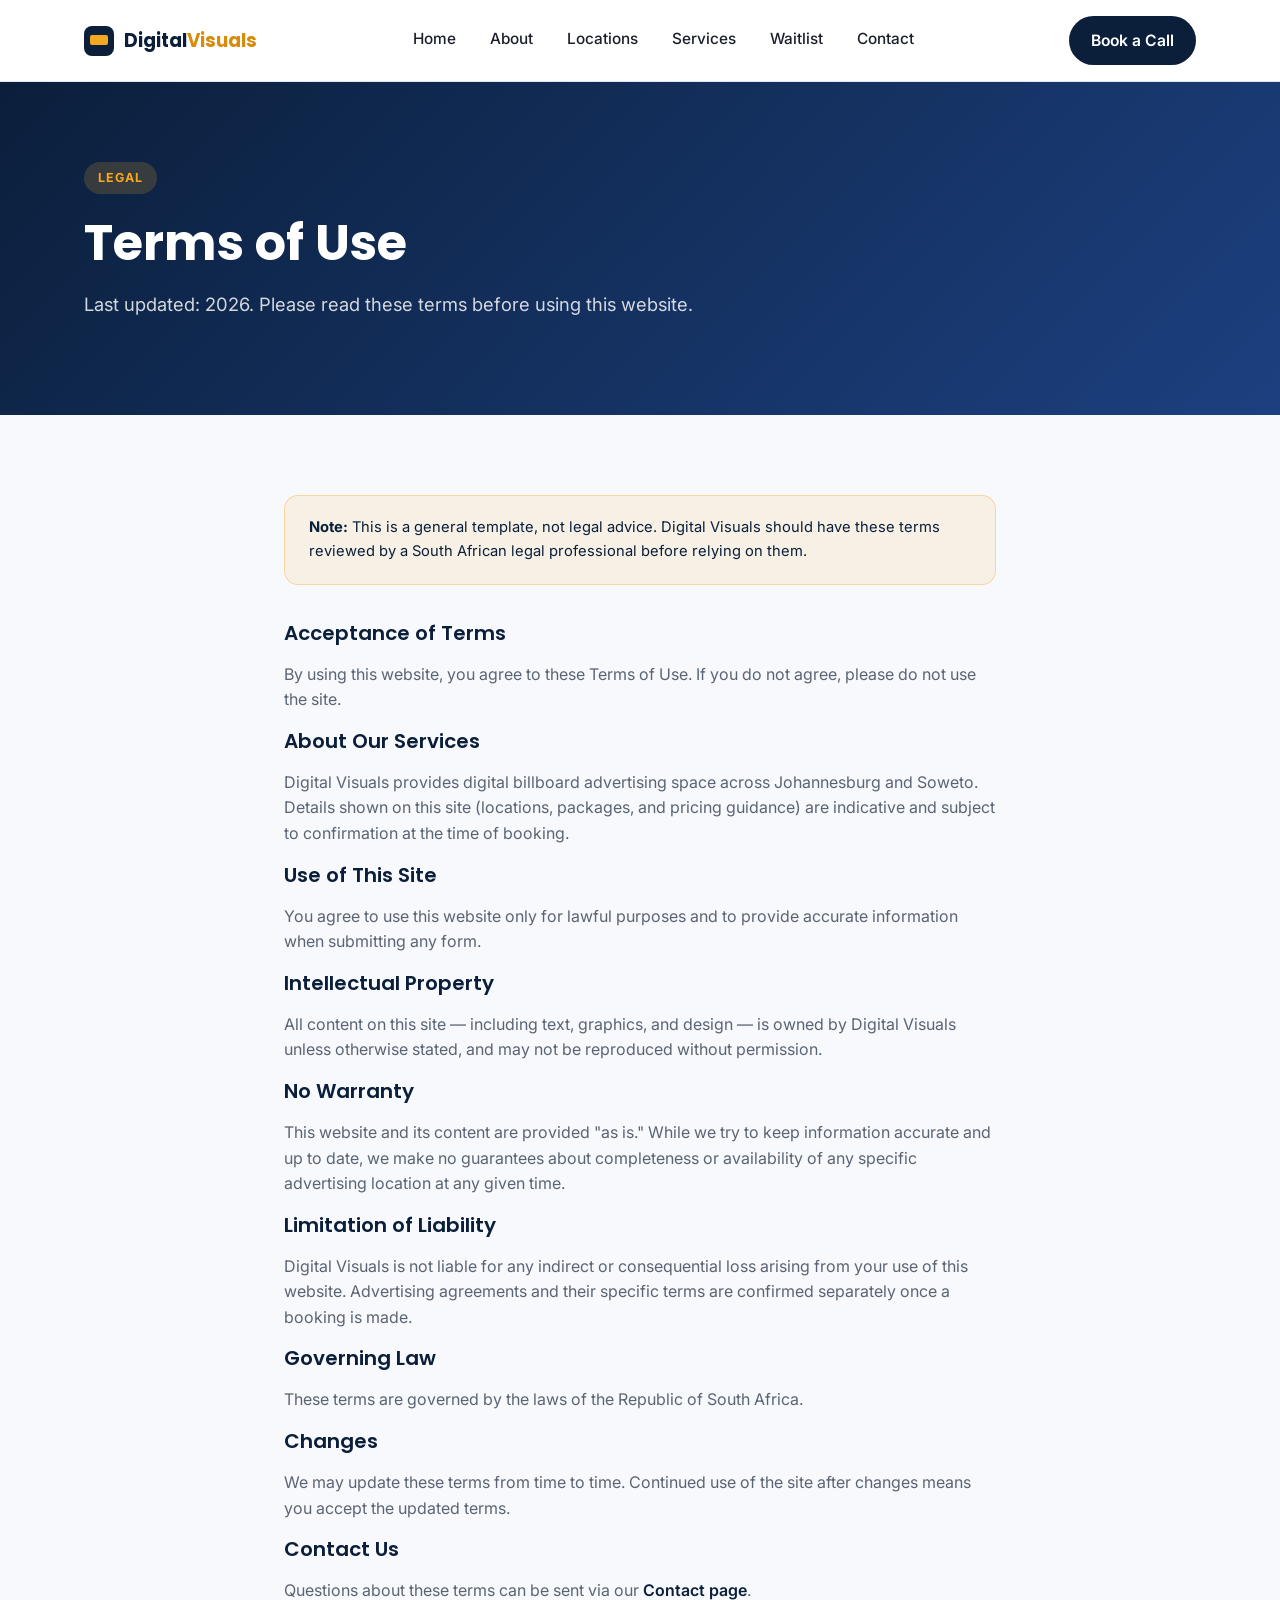
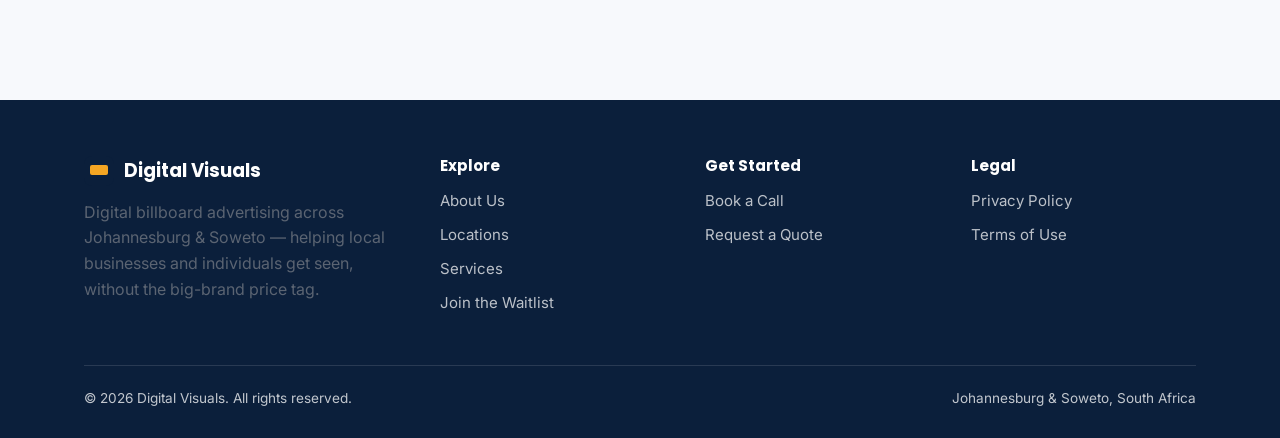
<file: terms.html>
<!DOCTYPE html>
<html lang="en">
<head>
<meta charset="UTF-8" />
<meta name="viewport" content="width=device-width, initial-scale=1.0" />
<title>Terms of Use | Digital Visuals</title>
<meta name="description" content="Terms and conditions for using the Digital Visuals website." />
<link rel="canonical" href="https://digital-visuals-jhb.netlify.app/terms.html" />
<meta name="theme-color" content="#0b1f3b" />
<meta property="og:title" content="Terms of Use | Digital Visuals" />
<meta property="og:description" content="Terms and conditions for using the Digital Visuals website." />
<meta property="og:type" content="website" />
<meta property="og:url" content="https://digital-visuals-jhb.netlify.app/terms.html" />
<meta property="og:image" content="https://digital-visuals-jhb.netlify.app/assets/og-image.png" />
<meta name="twitter:card" content="summary_large_image" />
<meta name="twitter:title" content="Terms of Use | Digital Visuals" />
<meta name="twitter:description" content="Terms and conditions for using the Digital Visuals website." />
<meta name="twitter:image" content="https://digital-visuals-jhb.netlify.app/assets/og-image.png" />
<link rel="preconnect" href="https://fonts.googleapis.com">
<link rel="preconnect" href="https://fonts.gstatic.com" crossorigin>
<link href="https://fonts.googleapis.com/css2?family=Inter:wght@400;500;600;700&family=Poppins:wght@600;700&display=swap" rel="stylesheet">
<link rel="stylesheet" href="assets/style.css" />
<link rel="icon" type="image/png" sizes="32x32" href="assets/favicon-32x32.png" />
<link rel="icon" type="image/png" sizes="16x16" href="assets/favicon-16x16.png" />
<link rel="apple-touch-icon" sizes="180x180" href="assets/apple-touch-icon.png" />
<link rel="manifest" href="assets/site.webmanifest" />
<script type="application/ld+json">{"@context":"https://schema.org","@type":"AdvertisingAgency","name":"Digital Visuals","description":"Digital billboard advertising across Johannesburg and Soweto, connecting local businesses and individuals with high-traffic advertising locations.","url":"https://digital-visuals-jhb.netlify.app","image":"https://digital-visuals-jhb.netlify.app/assets/og-image.png","areaServed":[{"@type":"City","name":"Johannesburg"},{"@type":"City","name":"Soweto"}],"address":{"@type":"PostalAddress","addressLocality":"Johannesburg","addressRegion":"Gauteng","addressCountry":"ZA"}}</script>
</head>
<body>

<a href="#main" class="skip-link">Skip to content</a>
<header class="site-header">
  <div class="nav-wrap">
    <a href="index.html" class="logo"><svg width="30" height="30" viewBox="0 0 30 30" fill="none" aria-hidden="true" focusable="false"><rect width="30" height="30" rx="8" fill="#0b1f3b"/><rect x="6" y="9" width="18" height="10" rx="2" fill="#f5a623"/><rect x="12" y="21" width="6" height="2.4" rx="1.2" fill="#0b1f3b"/></svg><span class="logo-word">Digital<span>Visuals</span></span></a>
    <nav class="main-nav" id="primary-nav" aria-label="Primary">
      <a href="index.html">Home</a>
<a href="about.html">About</a>
<a href="locations.html">Locations</a>
<a href="services.html">Services</a>
<a href="reserve.html">Waitlist</a>
<a href="contact.html">Contact</a>
      <a href="contact.html" class="btn btn-primary nav-mobile-cta">Book a Call</a>
    </nav>
    <div class="nav-cta">
      <a href="contact.html" class="btn btn-navy btn-primary-desktop" style="padding:10px 20px;">Book a Call</a>
      <button class="nav-toggle" type="button" aria-label="Toggle menu" aria-expanded="false" aria-controls="primary-nav"><span></span><span></span><span></span></button>
    </div>
  </div>
</header>
<div class="nav-backdrop" hidden></div>
<main id="main">

<section class="section section-navy">
  <div class="container">
    <span class="eyebrow">Legal</span>
    <h1>Terms of Use</h1>
    <p class="lead">Last updated: 2026. Please read these terms before using this website.</p>
  </div>
</section>
<section class="section">
  <div class="container" style="max-width:760px;">
    <div class="note-box" style="margin-bottom:36px;">
      <strong>Note:</strong> This is a general template, not legal advice. Digital Visuals should have these terms reviewed by a South African legal professional before relying on them.
    </div>
    <h3>Acceptance of Terms</h3>
    <p>By using this website, you agree to these Terms of Use. If you do not agree, please do not use the site.</p>
    <h3>About Our Services</h3>
    <p>Digital Visuals provides digital billboard advertising space across Johannesburg and Soweto. Details shown on this site (locations, packages, and pricing guidance) are indicative and subject to confirmation at the time of booking.</p>
    <h3>Use of This Site</h3>
    <p>You agree to use this website only for lawful purposes and to provide accurate information when submitting any form.</p>
    <h3>Intellectual Property</h3>
    <p>All content on this site — including text, graphics, and design — is owned by Digital Visuals unless otherwise stated, and may not be reproduced without permission.</p>
    <h3>No Warranty</h3>
    <p>This website and its content are provided "as is." While we try to keep information accurate and up to date, we make no guarantees about completeness or availability of any specific advertising location at any given time.</p>
    <h3>Limitation of Liability</h3>
    <p>Digital Visuals is not liable for any indirect or consequential loss arising from your use of this website. Advertising agreements and their specific terms are confirmed separately once a booking is made.</p>
    <h3>Governing Law</h3>
    <p>These terms are governed by the laws of the Republic of South Africa.</p>
    <h3>Changes</h3>
    <p>We may update these terms from time to time. Continued use of the site after changes means you accept the updated terms.</p>
    <h3>Contact Us</h3>
    <p>Questions about these terms can be sent via our <a href="contact.html" style="color:var(--navy);font-weight:600;">Contact page</a>.</p>
  </div>
</section>

</main>

<footer class="site-footer">
  <div class="container">
    <div class="footer-grid">
      <div>
        <a href="index.html" class="logo"><svg width="30" height="30" viewBox="0 0 30 30" fill="none" aria-hidden="true" focusable="false"><rect width="30" height="30" rx="8" fill="#0b1f3b"/><rect x="6" y="9" width="18" height="10" rx="2" fill="#f5a623"/><rect x="12" y="21" width="6" height="2.4" rx="1.2" fill="#0b1f3b"/></svg><span class="logo-word">Digital Visuals</span></a>
        <p style="margin-top:14px;max-width:320px;">Digital billboard advertising across Johannesburg &amp; Soweto — helping local businesses and individuals get seen, without the big-brand price tag.</p>
      </div>
      <div>
        <h4>Explore</h4>
        <a href="about.html">About Us</a>
        <a href="locations.html">Locations</a>
        <a href="services.html">Services</a>
        <a href="reserve.html">Join the Waitlist</a>
      </div>
      <div>
        <h4>Get Started</h4>
        <a href="contact.html">Book a Call</a>
        <a href="contact.html">Request a Quote</a>
      </div>
      <div>
        <h4>Legal</h4>
        <a href="privacy.html">Privacy Policy</a>
        <a href="terms.html">Terms of Use</a>
      </div>
    </div>
    <div class="footer-bottom">
      <span>&copy; <span id="year"></span> Digital Visuals. All rights reserved.</span>
      <span>Johannesburg &amp; Soweto, South Africa</span>
    </div>
  </div>
</footer>
<script>document.getElementById('year').textContent = new Date().getFullYear();</script>
<script src="assets/main.js"></script>
</body>
</html>
</file>
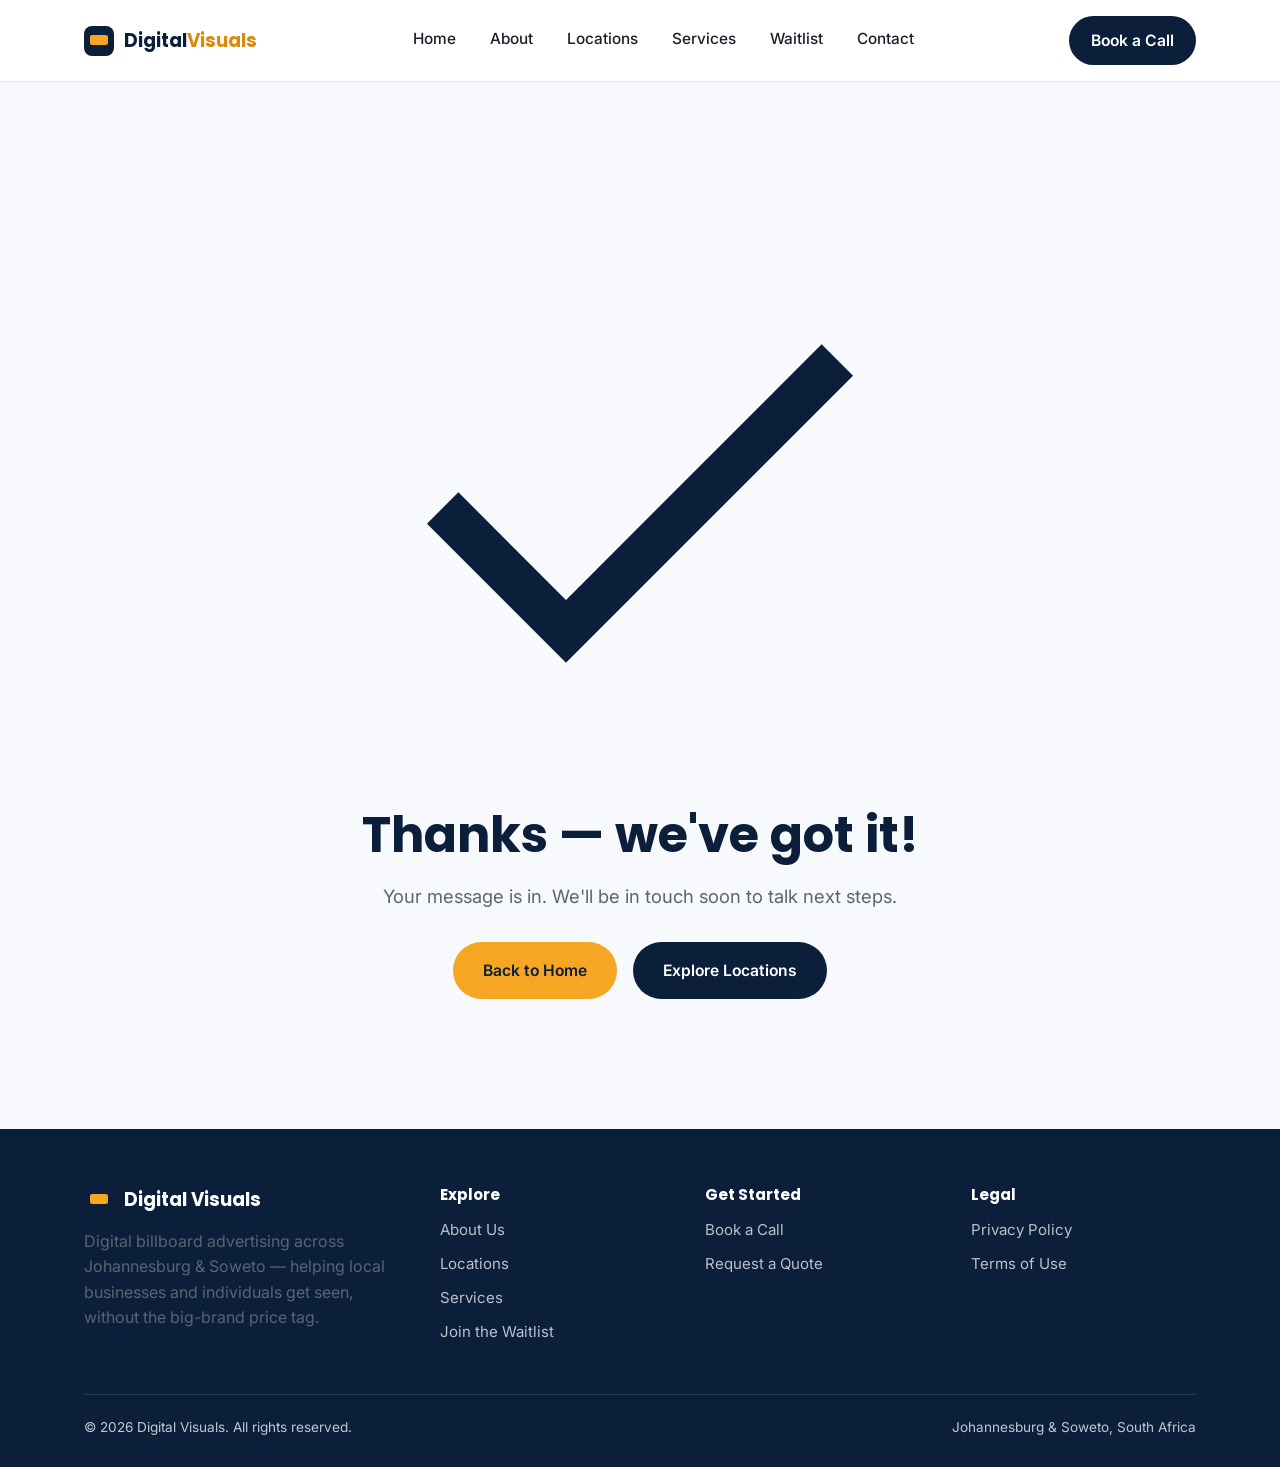
<file: thank-you.html>
<!DOCTYPE html>
<html lang="en">
<head>
<meta charset="UTF-8" />
<meta name="viewport" content="width=device-width, initial-scale=1.0" />
<title>Thank You | Digital Visuals</title>
<meta name="description" content="Thanks for reaching out to Digital Visuals — we'll be in touch soon." />
<link rel="canonical" href="https://digital-visuals-jhb.netlify.app/" />
<meta name="theme-color" content="#0b1f3b" />
<meta property="og:title" content="Thank You | Digital Visuals" />
<meta property="og:description" content="Thanks for reaching out to Digital Visuals — we'll be in touch soon." />
<meta property="og:type" content="website" />
<meta property="og:url" content="https://digital-visuals-jhb.netlify.app/" />
<meta property="og:image" content="https://digital-visuals-jhb.netlify.app/assets/og-image.png" />
<meta name="twitter:card" content="summary_large_image" />
<meta name="twitter:title" content="Thank You | Digital Visuals" />
<meta name="twitter:description" content="Thanks for reaching out to Digital Visuals — we'll be in touch soon." />
<meta name="twitter:image" content="https://digital-visuals-jhb.netlify.app/assets/og-image.png" />
<link rel="preconnect" href="https://fonts.googleapis.com">
<link rel="preconnect" href="https://fonts.gstatic.com" crossorigin>
<link href="https://fonts.googleapis.com/css2?family=Inter:wght@400;500;600;700&family=Poppins:wght@600;700&display=swap" rel="stylesheet">
<link rel="stylesheet" href="assets/style.css" />
<link rel="icon" type="image/png" sizes="32x32" href="assets/favicon-32x32.png" />
<link rel="icon" type="image/png" sizes="16x16" href="assets/favicon-16x16.png" />
<link rel="apple-touch-icon" sizes="180x180" href="assets/apple-touch-icon.png" />
<link rel="manifest" href="assets/site.webmanifest" />
<script type="application/ld+json">{"@context":"https://schema.org","@type":"AdvertisingAgency","name":"Digital Visuals","description":"Digital billboard advertising across Johannesburg and Soweto, connecting local businesses and individuals with high-traffic advertising locations.","url":"https://digital-visuals-jhb.netlify.app","image":"https://digital-visuals-jhb.netlify.app/assets/og-image.png","areaServed":[{"@type":"City","name":"Johannesburg"},{"@type":"City","name":"Soweto"}],"address":{"@type":"PostalAddress","addressLocality":"Johannesburg","addressRegion":"Gauteng","addressCountry":"ZA"}}</script>
</head>
<body>

<a href="#main" class="skip-link">Skip to content</a>
<header class="site-header">
  <div class="nav-wrap">
    <a href="index.html" class="logo"><svg width="30" height="30" viewBox="0 0 30 30" fill="none" aria-hidden="true" focusable="false"><rect width="30" height="30" rx="8" fill="#0b1f3b"/><rect x="6" y="9" width="18" height="10" rx="2" fill="#f5a623"/><rect x="12" y="21" width="6" height="2.4" rx="1.2" fill="#0b1f3b"/></svg><span class="logo-word">Digital<span>Visuals</span></span></a>
    <nav class="main-nav" id="primary-nav" aria-label="Primary">
      <a href="index.html">Home</a>
<a href="about.html">About</a>
<a href="locations.html">Locations</a>
<a href="services.html">Services</a>
<a href="reserve.html">Waitlist</a>
<a href="contact.html">Contact</a>
      <a href="contact.html" class="btn btn-primary nav-mobile-cta">Book a Call</a>
    </nav>
    <div class="nav-cta">
      <a href="contact.html" class="btn btn-navy btn-primary-desktop" style="padding:10px 20px;">Book a Call</a>
      <button class="nav-toggle" type="button" aria-label="Toggle menu" aria-expanded="false" aria-controls="primary-nav"><span></span><span></span><span></span></button>
    </div>
  </div>
</header>
<div class="nav-backdrop" hidden></div>
<main id="main">

<section class="section" style="padding:130px 0;">
  <div class="container" style="max-width:640px;text-align:center;">
    <div class="icon-badge" aria-hidden="true"><svg viewBox="0 0 24 24" fill="none" stroke="#0b1f3b" stroke-width="1.8"><path d="M20 6 9 17l-5-5"/></svg></div>
    <h1>Thanks — we've got it!</h1>
    <p class="lead" style="margin:0 auto 30px;">Your message is in. We'll be in touch soon to talk next steps.</p>
    <div class="btn-row" style="justify-content:center;">
      <a href="index.html" class="btn btn-primary">Back to Home</a>
      <a href="locations.html" class="btn btn-navy">Explore Locations</a>
    </div>
  </div>
</section>

</main>

<footer class="site-footer">
  <div class="container">
    <div class="footer-grid">
      <div>
        <a href="index.html" class="logo"><svg width="30" height="30" viewBox="0 0 30 30" fill="none" aria-hidden="true" focusable="false"><rect width="30" height="30" rx="8" fill="#0b1f3b"/><rect x="6" y="9" width="18" height="10" rx="2" fill="#f5a623"/><rect x="12" y="21" width="6" height="2.4" rx="1.2" fill="#0b1f3b"/></svg><span class="logo-word">Digital Visuals</span></a>
        <p style="margin-top:14px;max-width:320px;">Digital billboard advertising across Johannesburg &amp; Soweto — helping local businesses and individuals get seen, without the big-brand price tag.</p>
      </div>
      <div>
        <h4>Explore</h4>
        <a href="about.html">About Us</a>
        <a href="locations.html">Locations</a>
        <a href="services.html">Services</a>
        <a href="reserve.html">Join the Waitlist</a>
      </div>
      <div>
        <h4>Get Started</h4>
        <a href="contact.html">Book a Call</a>
        <a href="contact.html">Request a Quote</a>
      </div>
      <div>
        <h4>Legal</h4>
        <a href="privacy.html">Privacy Policy</a>
        <a href="terms.html">Terms of Use</a>
      </div>
    </div>
    <div class="footer-bottom">
      <span>&copy; <span id="year"></span> Digital Visuals. All rights reserved.</span>
      <span>Johannesburg &amp; Soweto, South Africa</span>
    </div>
  </div>
</footer>
<script>document.getElementById('year').textContent = new Date().getFullYear();</script>
<script src="assets/main.js"></script>
</body>
</html>
</file>
<file: assets/style.css>
/* ===== Digital Visuals — Design System ===== */
:root {
  --navy: #0b1f3b;
  --navy-2: #14315c;
  --navy-3: #1c4080;
  --amber: #f5a623;
  --amber-dark: #d98b0b;
  --amber-text: #9c6208; /* darker than --amber-dark specifically for text-on-tint, meets WCAG AA */
  --bg: #f7f9fc;
  --bg-alt: #eef2f9;
  --white: #ffffff;
  --text: #1a1f2b;
  --text-muted: #5b6472;
  --border: #e3e8f0;
  --error: #c22f2f;
  --success: #1c6b45;
  --radius: 14px;
  --shadow: 0 10px 30px rgba(11, 31, 59, 0.08);
  --shadow-sm: 0 4px 14px rgba(11, 31, 59, 0.06);
  --max-w: 1160px;
  /* Spacing scale */
  --space-1: 4px;
  --space-2: 8px;
  --space-3: 12px;
  --space-4: 16px;
  --space-5: 24px;
  --space-6: 32px;
  --space-7: 48px;
  --space-8: 80px;
}

* { box-sizing: border-box; }

@media (prefers-reduced-motion: no-preference) {
  html { scroll-behavior: smooth; }
}

/* ---- Accessibility: skip link + focus states ---- */
.skip-link {
  position: absolute;
  left: -9999px;
  top: 0;
  background: var(--navy);
  color: #fff;
  padding: 12px 20px;
  border-radius: 0 0 8px 0;
  font-weight: 600;
  z-index: 1000;
}
.skip-link:focus {
  left: 0;
}

a:focus-visible,
button:focus-visible,
.btn:focus-visible,
input:focus-visible,
select:focus-visible,
textarea:focus-visible,
[tabindex]:focus-visible {
  outline: 3px solid var(--amber);
  outline-offset: 2px;
  border-radius: 4px;
}

body {
  margin: 0;
  font-family: "Inter", -apple-system, BlinkMacSystemFont, "Segoe UI", sans-serif;
  color: var(--text);
  background: var(--bg);
  line-height: 1.6;
  -webkit-font-smoothing: antialiased;
}

h1, h2, h3, h4 {
  font-family: "Poppins", "Inter", sans-serif;
  color: var(--navy);
  line-height: 1.25;
  margin: 0 0 16px;
}

h1 { font-size: clamp(2rem, 4vw, 3.1rem); font-weight: 700; }
h2 { font-size: clamp(1.6rem, 3vw, 2.2rem); font-weight: 700; }
h3 { font-size: 1.25rem; font-weight: 600; }
p { margin: 0 0 16px; color: var(--text-muted); }
a { color: inherit; text-decoration: none; }
img, svg { max-width: 100%; display: block; }
ul { padding-left: 1.1rem; color: var(--text-muted); }
li { margin-bottom: 6px; }

.container {
  max-width: var(--max-w);
  margin: 0 auto;
  padding: 0 24px;
}

.section { padding: 80px 0; }
.section-alt { background: var(--bg-alt); }
.section-navy { background: linear-gradient(135deg, var(--navy) 0%, var(--navy-3) 100%); color: #fff; }
.section-navy h1, .section-navy h2, .section-navy h3 { color: #fff; }
.section-navy p { color: rgba(255,255,255,0.78); }

.eyebrow {
  display: inline-block;
  font-size: 0.78rem;
  font-weight: 700;
  letter-spacing: 0.08em;
  text-transform: uppercase;
  color: var(--amber-text);
  background: rgba(245, 166, 35, 0.12);
  padding: 6px 14px;
  border-radius: 999px;
  margin-bottom: 18px;
}
.section-navy .eyebrow { color: var(--amber); background: rgba(245, 166, 35, 0.18); }

.lead { font-size: 1.15rem; color: var(--text-muted); max-width: 640px; }
.section-navy .lead { color: rgba(255,255,255,0.82); }

/* ---- Buttons ---- */
.btn {
  display: inline-flex;
  align-items: center;
  gap: 8px;
  padding: 14px 28px;
  border-radius: 999px;
  font-weight: 600;
  font-size: 0.98rem;
  border: 2px solid transparent;
  cursor: pointer;
  transition: transform 0.15s ease, box-shadow 0.15s ease, background 0.15s ease;
}
.btn-primary { background: var(--amber); color: var(--navy); }
.btn-primary:hover { background: var(--amber-dark); transform: translateY(-2px); box-shadow: 0 8px 20px rgba(245,166,35,0.35); }
.btn-outline { background: transparent; border-color: rgba(255,255,255,0.5); color: #fff; }
.btn-outline:hover { border-color: #fff; background: rgba(255,255,255,0.08); }
.btn-navy { background: var(--navy); color: #fff; }
.btn-navy:hover { background: var(--navy-2); transform: translateY(-2px); }
.btn-row { display: flex; gap: 16px; flex-wrap: wrap; margin-top: 8px; }
.btn:active { transform: translateY(0); }
.btn[disabled], .btn.is-loading {
  opacity: 0.7;
  cursor: not-allowed;
  pointer-events: none;
}
.btn.is-loading .btn-label { visibility: hidden; position: relative; }
.btn.is-loading { position: relative; }
.btn.is-loading::after {
  content: "";
  position: absolute;
  width: 18px; height: 18px;
  border-radius: 50%;
  border: 2.5px solid rgba(11,31,59,0.25);
  border-top-color: var(--navy);
  left: 50%; top: 50%;
  margin: -9px 0 0 -9px;
  animation: spin 0.7s linear infinite;
}
.btn-navy.is-loading::after, .btn-outline.is-loading::after {
  border: 2.5px solid rgba(255,255,255,0.35);
  border-top-color: #fff;
}
@keyframes spin { to { transform: rotate(360deg); } }
@media (prefers-reduced-motion: reduce) {
  .btn.is-loading::after { animation: none; }
}

/* ---- Header / Nav ---- */
header.site-header {
  position: sticky;
  top: 0;
  z-index: 100;
  background: rgba(255,255,255,0.92);
  backdrop-filter: blur(8px);
  border-bottom: 1px solid var(--border);
}
.nav-wrap {
  max-width: var(--max-w);
  margin: 0 auto;
  padding: 16px 24px;
  display: flex;
  align-items: center;
  justify-content: space-between;
}
.logo {
  display: flex;
  align-items: center;
  gap: 10px;
  font-family: "Poppins", sans-serif;
  font-weight: 700;
  font-size: 1.15rem;
  color: var(--navy);
}
.logo .logo-word span { color: var(--amber-dark); }

nav.main-nav { display: flex; align-items: center; gap: 30px; }
nav.main-nav a {
  font-weight: 500;
  font-size: 0.96rem;
  color: var(--text);
  padding: 6px 2px;
  border-bottom: 2px solid transparent;
  transition: border-color 0.15s ease, color 0.15s ease;
}
nav.main-nav a:hover, nav.main-nav a.active { color: var(--navy); border-color: var(--amber); }
.nav-cta { display: flex; align-items: center; gap: 18px; }
.nav-toggle {
  display: none;
  background: none;
  border: none;
  cursor: pointer;
  padding: 6px;
  width: 36px; height: 36px;
}
.nav-toggle span {
  display: block;
  width: 22px; height: 2px;
  background: var(--navy);
  margin: 5px auto;
  border-radius: 2px;
  transition: transform 0.2s ease, opacity 0.2s ease;
}
.nav-toggle[aria-expanded="true"] span:nth-child(1) { transform: translateY(7px) rotate(45deg); }
.nav-toggle[aria-expanded="true"] span:nth-child(2) { opacity: 0; }
.nav-toggle[aria-expanded="true"] span:nth-child(3) { transform: translateY(-7px) rotate(-45deg); }

.nav-mobile-cta { display: none; }

@media (max-width: 860px) {
  nav.main-nav {
    position: absolute;
    top: 100%; left: 0; right: 0;
    background: #fff;
    flex-direction: column;
    align-items: flex-start;
    gap: 4px;
    padding: 16px 24px 24px;
    border-bottom: 1px solid var(--border);
    box-shadow: var(--shadow);
    display: none;
    max-height: calc(100vh - 68px);
    overflow-y: auto;
  }
  nav.main-nav.open { display: flex; }
  nav.main-nav a { width: 100%; padding: 10px 0; }
  .nav-toggle { display: block; }
  .nav-cta .btn-primary-desktop { display: none; }
  .nav-mobile-cta {
    display: inline-flex;
    justify-content: center;
    width: 100%;
    margin-top: 12px;
  }
  .nav-backdrop:not([hidden]) {
    display: block;
    position: fixed;
    inset: 0;
    background: rgba(11,31,59,0.35);
    z-index: 90; /* below header's z-index:100, so the header stays crisp on top */
  }
  body.nav-open { overflow: hidden; }
}

/* ---- Hero ---- */
.hero {
  padding: 90px 0 70px;
  display: grid;
  grid-template-columns: 1.05fr 0.95fr;
  gap: 56px;
  align-items: center;
}
@media (max-width: 900px) { .hero { grid-template-columns: 1fr; padding-top: 56px; } }

.hero-art { position: relative; }

/* Digital billboard hero: two ad creatives cross-fade on a loop, like the
   real product — a screen that keeps showing something. 8s cycle, phase-
   shifted by half so one slide is always fully visible. */
@media (prefers-reduced-motion: no-preference) {
  .billboard-slide { animation: billboard-cycle 8s ease-in-out infinite; }
  .billboard-slide-b { animation-delay: -4s; }
  .billboard-live circle { animation: billboard-pulse 1.8s ease-in-out infinite; transform-origin: 368px 146px; }
}
@keyframes billboard-cycle {
  0%, 40% { opacity: 1; }
  50%, 90% { opacity: 0; }
  100% { opacity: 1; }
}
@keyframes billboard-pulse {
  0%, 100% { opacity: 1; transform: scale(1); }
  50% { opacity: 0.45; transform: scale(0.8); }
}
@media (prefers-reduced-motion: reduce) {
  .billboard-slide-b { opacity: 0; }
  .billboard-live circle { opacity: 1; }
}

/* ---- Cards / grids ---- */
.grid { display: grid; gap: 28px; }
.grid-3 { grid-template-columns: repeat(3, 1fr); }
.grid-2 { grid-template-columns: repeat(2, 1fr); }
@media (max-width: 860px) { .grid-3, .grid-2 { grid-template-columns: 1fr; } }

.card {
  background: #fff;
  border: 1px solid var(--border);
  border-radius: var(--radius);
  padding: 30px 26px;
  box-shadow: var(--shadow-sm);
  transition: transform 0.25s ease, box-shadow 0.25s ease, border-color 0.25s ease;
}
.card:hover {
  transform: translateY(-4px);
  border-color: rgba(245, 166, 35, 0.4);
  box-shadow: 0 16px 32px rgba(11, 31, 59, 0.12), 0 0 0 1px rgba(245, 166, 35, 0.12);
}
@media (prefers-reduced-motion: reduce) {
  .card:hover { transform: none; }
}
.card .icon-badge {
  width: 48px; height: 48px;
  border-radius: 12px;
  background: rgba(245,166,35,0.14);
  display: flex; align-items: center; justify-content: center;
  margin-bottom: 18px;
}
.card .icon-badge svg { width: 24px; height: 24px; }

.stat-row { display: flex; gap: 40px; flex-wrap: wrap; margin-top: 34px; }
.stat { }
.stat .num { font-family: "Poppins", sans-serif; font-size: 2rem; font-weight: 700; color: var(--navy); font-variant-numeric: tabular-nums; }
.section-navy .stat .num { color: #fff; }
.stat .label { font-size: 0.88rem; color: var(--text-muted); }
.section-navy .stat .label { color: rgba(255,255,255,0.7); }

/* ---- Location card ---- */
.location-card { display: flex; flex-direction: column; height: 100%; }
.location-card .tag {
  align-self: flex-start;
  font-size: 0.72rem; font-weight: 700; letter-spacing: 0.05em; text-transform: uppercase;
  background: var(--navy); color: #fff; padding: 4px 10px; border-radius: 999px; margin-bottom: 14px;
}

/* ---- Section header ---- */
.section-head { max-width: 680px; margin: 0 auto 48px; text-align: center; }
.section-head.left { margin: 0 0 48px; text-align: left; }

/* ---- Steps ---- */
.steps { counter-reset: step; display: grid; gap: 24px; grid-template-columns: repeat(4, 1fr); }
@media (max-width: 900px) { .steps { grid-template-columns: repeat(2, 1fr); } }
@media (max-width: 560px) { .steps { grid-template-columns: 1fr; } }
.step { position: relative; padding-top: 8px; }
.step .step-num {
  counter-increment: step;
  width: 40px; height: 40px; border-radius: 50%;
  background: var(--navy); color: #fff; display: flex; align-items: center; justify-content: center;
  font-family: "Poppins", sans-serif; font-weight: 700; margin-bottom: 16px;
}
.step .step-num::before { content: counter(step); }

/* ---- Forms ---- */
.form-card {
  background: #fff;
  border: 1px solid var(--border);
  border-radius: var(--radius);
  padding: 36px;
  box-shadow: var(--shadow);
}
.form-row { display: grid; grid-template-columns: 1fr 1fr; gap: 18px; }
@media (max-width: 640px) { .form-row { grid-template-columns: 1fr; } }
.field { margin-bottom: 18px; }
.field label { display: block; font-weight: 600; font-size: 0.9rem; margin-bottom: 7px; color: var(--navy); }
.field input, .field select, .field textarea {
  width: 100%;
  padding: 12px 14px;
  border: 1.5px solid var(--border);
  border-radius: 9px;
  font-family: inherit;
  font-size: 0.98rem;
  color: var(--text);
  background: var(--bg);
  transition: border-color 0.15s ease;
}
.field input:focus, .field select:focus, .field textarea:focus {
  outline: none; border-color: var(--amber);
}
.field textarea { resize: vertical; min-height: 110px; }
.field input[aria-invalid="true"],
.field select[aria-invalid="true"],
.field textarea[aria-invalid="true"] {
  border-color: var(--error);
}
.field-hint { font-size: 0.82rem; color: var(--text-muted); margin: 6px 0 0; }
.field-error { font-size: 0.82rem; color: var(--error); margin: 6px 0 0; }
.honeypot { position: absolute; left: -9999px; opacity: 0; height: 0; }

.field-checkbox label {
  display: flex;
  align-items: flex-start;
  gap: 10px;
  font-weight: 500;
  font-size: 0.9rem;
  color: var(--text);
}
.field-checkbox input[type="checkbox"] {
  width: 18px; height: 18px;
  margin-top: 2px;
  accent-color: var(--navy);
  flex-shrink: 0;
}
.field-checkbox a { color: var(--navy); font-weight: 600; }

.trust-note {
  display: flex;
  align-items: center;
  gap: 10px;
  margin-top: 18px;
  font-size: 0.85rem;
  color: var(--text-muted);
}
.trust-note .icon-badge {
  width: 32px; height: 32px;
  margin-bottom: 0;
  flex-shrink: 0;
}
.trust-note .icon-badge svg { width: 16px; height: 16px; }
.trust-note a { color: var(--navy); font-weight: 600; }

.form-status {
  display: none;
  padding: 16px 20px;
  border-radius: 12px;
  margin-bottom: 20px;
  font-weight: 500;
}
.form-status.show { display: block; }
.form-status.success {
  background: rgba(34,139,87,0.1);
  border: 1px solid rgba(34,139,87,0.4);
  color: var(--success);
}
.form-status.error {
  background: rgba(194,47,47,0.08);
  border: 1px solid rgba(194,47,47,0.35);
  color: var(--error);
}

/* ---- Quote / testimonial style block ---- */
.founder-block {
  display: grid;
  grid-template-columns: 220px 1fr;
  gap: 40px;
  align-items: center;
}
@media (max-width: 760px) { .founder-block { grid-template-columns: 1fr; } }
.founder-avatar {
  width: 200px; height: 200px; border-radius: 50%;
  background: linear-gradient(135deg, var(--navy) 0%, var(--amber) 130%);
  display: flex; align-items: center; justify-content: center;
  font-family: "Poppins", sans-serif; font-size: 3rem; font-weight: 700; color: #fff;
  margin: 0 auto;
}

/* ---- CTA banner ---- */
.cta-banner {
  border-radius: 20px;
  background: linear-gradient(135deg, var(--navy) 0%, var(--navy-3) 100%);
  color: #fff;
  padding: 56px;
  text-align: center;
}
.cta-banner h2 { color: #fff; }
.cta-banner p { color: rgba(255,255,255,0.8); margin-left: auto; margin-right: auto; }

/* ---- Footer ---- */
footer.site-footer {
  background: var(--navy);
  color: rgba(255,255,255,0.75);
  padding: 56px 0 28px;
}
.footer-grid {
  display: grid;
  grid-template-columns: 1.4fr 1fr 1fr 1fr;
  gap: 40px;
  margin-bottom: 40px;
}
@media (max-width: 760px) { .footer-grid { grid-template-columns: 1fr; } }
footer .logo { color: #fff; }
footer h4 { color: #fff; font-size: 0.95rem; margin-bottom: 14px; }
footer a { color: rgba(255,255,255,0.72); display: block; margin-bottom: 10px; font-size: 0.94rem; }
footer a:hover { color: var(--amber); }
.footer-bottom {
  border-top: 1px solid rgba(255,255,255,0.12);
  padding-top: 22px;
  font-size: 0.85rem;
  display: flex;
  justify-content: space-between;
  flex-wrap: wrap;
  gap: 10px;
}

/* ---- Badge list (trust) ---- */
.badge-list { display: flex; gap: 14px; flex-wrap: wrap; margin-top: 26px; }
.badge-item {
  display: flex; align-items: center; gap: 8px;
  background: rgba(255,255,255,0.08);
  border: 1px solid rgba(255,255,255,0.16);
  padding: 8px 14px; border-radius: 999px; font-size: 0.85rem;
}
.section:not(.section-navy) .badge-item {
  background: #fff; border: 1px solid var(--border); color: var(--text);
}

.note-box {
  background: rgba(245,166,35,0.1);
  border: 1px solid rgba(245,166,35,0.35);
  border-radius: var(--radius);
  padding: 20px 24px;
  font-size: 0.92rem;
  color: var(--navy);
}

.divider { height: 1px; background: var(--border); margin: 60px 0 0; }

/* ---- Scroll reveal (JS adds .reveal on load, .is-visible on intersect) ----
   main.js also sets a --reveal-delay custom property per element, based on
   its position within a shared .grid/.steps/.badge-list, so a row of cards
   arrives as a short wave rather than all at once. */
@media (prefers-reduced-motion: no-preference) {
  .reveal {
    opacity: 0;
    transform: translateY(18px);
    transition: opacity 0.55s ease, transform 0.55s ease;
    transition-delay: var(--reveal-delay, 0s);
  }
  .reveal.is-visible {
    opacity: 1;
    transform: none;
  }
}
</file>
